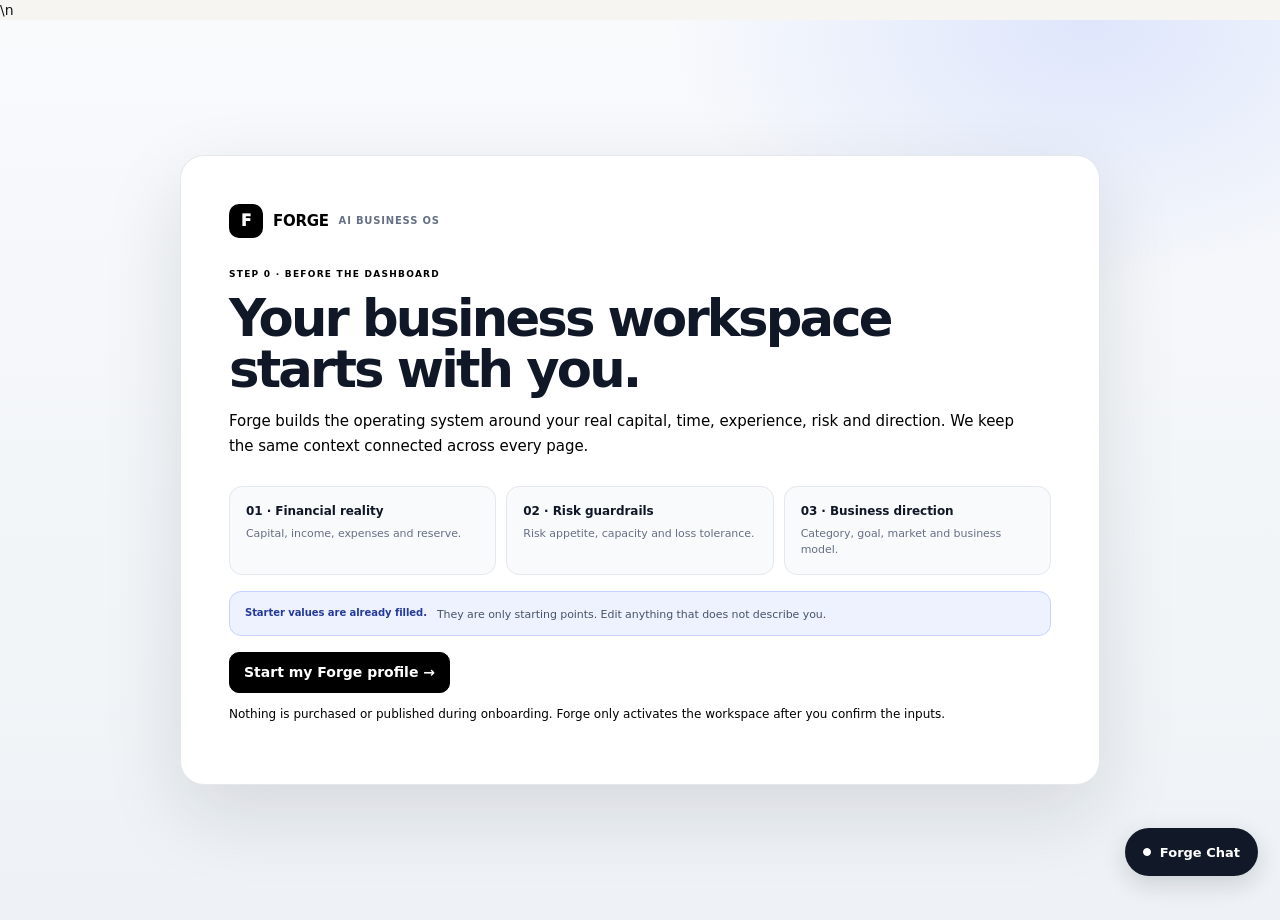
<file: index.html>
<!doctype html>
<html lang="en">
<head>
<meta charset="utf-8">
<meta name="viewport" content="width=device-width,initial-scale=1">
<meta name="theme-color" content="#07111f">
<meta name="description" content="Forge — AI Business OS for entrepreneurs.">
<title>Forge — AI Business OS</title>
<style>
:root{--bg:#06100d;--panel:#0b1713;--panel2:#0f1e19;--line:#1e322a;--text:#f4f8f5;--muted:#8fa49a;--mint:#b9f3d0;--mint2:#69dda0;--amber:#f2ce83;--red:#ff9898;--blue:#9bd3ff}
*{box-sizing:border-box}html{scroll-behavior:smooth}body{margin:0;background:radial-gradient(900px 650px at 78% -8%,#173c2e 0,transparent 58%),radial-gradient(700px 500px at 15% 100%,#0d2920 0,transparent 60%),var(--bg);color:var(--text);font:14px Inter,system-ui,-apple-system,BlinkMacSystemFont,"Segoe UI",sans-serif}button,input,select,textarea{font:inherit}button{cursor:pointer}button:disabled{opacity:.45;cursor:not-allowed}.top{height:70px;border-bottom:1px solid var(--line);display:flex;align-items:center;justify-content:space-between;padding:0 28px;position:sticky;top:0;background:#06100de8;backdrop-filter:blur(20px);z-index:30}.brand{display:flex;align-items:center;gap:11px;font-weight:850;letter-spacing:-.04em}.mark{width:34px;height:34px;border-radius:10px;background:linear-gradient(135deg,var(--mint),#5bcf99);display:grid;place-items:center;color:#082017;font-weight:950}.brand small{font-size:12px;color:#6e837a}.topright,.actions,.row{display:flex;align-items:center;gap:9px;flex-wrap:wrap}.pill,.avatar,.btn{border:1px solid var(--line);background:#0c1915;color:#dbe9e2;border-radius:11px}.pill{padding:8px 12px;font-size:12px}.online{color:var(--mint);border-color:#27523e}.avatar{width:36px;height:36px;border-radius:50%;display:grid;place-items:center;font-weight:800;background:#172a23}.layout{display:flex}.side{width:248px;min-height:calc(100vh - 70px);border-right:1px solid var(--line);padding:18px 12px;position:fixed;top:70px;bottom:0;overflow:auto}.navlabel{font-size:10px;color:#60766c;text-transform:uppercase;letter-spacing:.17em;padding:13px 12px 8px}.nav{width:100%;border:0;background:transparent;color:#8da198;padding:10px 12px;border-radius:10px;display:flex;align-items:center;gap:11px;text-align:left;margin:2px 0}.nav:hover,.nav.active{background:#13231d;color:#f2faf6}.nav.active{box-shadow:inset 2px 0 var(--mint)}.nav .ico{width:18px;text-align:center}.business-mini{margin:10px 4px;padding:13px;border:1px solid var(--line);border-radius:14px;background:#0b1814}.bizicon{width:42px;height:42px;border-radius:12px;background:#173127;display:grid;place-items:center}.progress,.score{height:7px;background:#162821;border-radius:99px;overflow:hidden}.progress i,.score i{display:block;height:100%;background:linear-gradient(90deg,var(--mint),var(--mint2));border-radius:99px}.main{margin-left:248px;width:calc(100% - 248px);max-width:1600px;padding:38px 46px 90px}.hero{display:flex;justify-content:space-between;gap:25px;align-items:flex-end;margin-bottom:30px}.eyebrow{font-size:11px;color:var(--mint2);font-weight:850;text-transform:uppercase;letter-spacing:.18em}.h1{font-size:clamp(38px,5vw,70px);line-height:.95;letter-spacing:-.07em;margin:11px 0 15px}.sub{font-size:16px;line-height:1.65;color:var(--muted);max-width:800px}.btn{padding:11px 15px;font-weight:750;transition:.18s}.btn:hover{transform:translateY(-1px);filter:brightness(1.07)}.primary{background:var(--mint);color:#061a12;border-color:var(--mint)}.grid{display:grid;grid-template-columns:repeat(12,1fr);gap:15px}.span3{grid-column:span 3}.span4{grid-column:span 4}.span5{grid-column:span 5}.span6{grid-column:span 6}.span7{grid-column:span 7}.span8{grid-column:span 8}.span12{grid-column:span 12}.card{background:linear-gradient(145deg,#0d1a16,#09140f);border:1px solid var(--line);border-radius:17px;padding:20px;box-shadow:0 12px 45px #0002}.stat{font-size:30px;font-weight:850;letter-spacing:-.05em;margin:9px 0}.label{font-size:10px;color:#71877d;text-transform:uppercase;letter-spacing:.12em}.up{font-size:12px;color:var(--mint2)}.muted,.small{color:var(--muted)}.small{font-size:12px;line-height:1.55}.section{display:flex;justify-content:space-between;align-items:end;margin:38px 0 16px}.section h2{margin:0;font-size:21px;letter-spacing:-.035em}.section p{margin:5px 0 0;color:var(--muted);font-size:12px}.steps{display:grid;grid-template-columns:repeat(4,1fr);gap:9px}.step{padding:14px;border:1px solid var(--line);background:#0d1a16;border-radius:12px}.step b{display:block;margin-bottom:6px}.step span{font-size:11px;color:var(--muted);line-height:1.45}.status,.tag{display:inline-flex;padding:5px 8px;border-radius:99px;background:#173329;color:#9deabd;font-size:10px;font-weight:850;text-transform:uppercase}.status.amber{background:#302817;color:var(--amber)}.status.red{background:#321b1b;color:var(--red)}.metric{display:flex;gap:24px;margin-top:15px;flex-wrap:wrap}.metric b{font-size:17px}.product-photo{height:145px;border-radius:13px;background:radial-gradient(circle at 45% 35%,#3a5b4e,#152820 55%,#0c1713);display:grid;place-items:center;font-size:57px;margin-bottom:15px}.product h3{margin:6px 0 4px;font-size:16px}.price{font-size:23px;font-weight:850;margin-top:8px}.input{width:100%;background:#07110e;color:#fff;border:1px solid var(--line);border-radius:11px;padding:12px 13px;outline:0}.input:focus{border-color:#4e9c76}.field{margin-bottom:13px}.field label{display:block;font-size:10px;color:#789087;text-transform:uppercase;letter-spacing:.1em;margin:0 0 6px}.filterbar{display:grid;grid-template-columns:repeat(4,1fr);gap:10px}.table{width:100%;border-collapse:collapse;font-size:12px}.table th,.table td{padding:13px 9px;border-bottom:1px solid var(--line);text-align:left}.table th{font-size:9px;color:#698077;text-transform:uppercase;letter-spacing:.14em}.kpi{display:flex;justify-content:space-between;gap:12px;align-items:center;padding:13px 0;border-bottom:1px solid var(--line)}.kpi:last-child{border:0}.choice{padding:12px;border:1px solid var(--line);border-radius:11px;background:#0a1713;color:#b9c9c1;text-align:left}.choice.selected{border-color:#58a97e;background:#10261d;color:#e9fff1}.hero-banner{padding:25px;border-radius:18px;background:linear-gradient(115deg,#123027,#0b1814);border:1px solid #24463a}.modal{position:fixed;inset:0;background:#000b;display:none;place-items:center;padding:20px;z-index:80}.modal.open{display:grid}.modalbox{width:min(820px,100%);max-height:92vh;overflow:auto;background:#0a1612;border:1px solid #294238;border-radius:21px;padding:25px}.toast{position:fixed;right:22px;bottom:22px;background:#d9ffe8;color:#061a12;padding:13px 16px;border-radius:12px;font-weight:800;display:none;z-index:100}.chat{display:flex;flex-direction:column;gap:12px;max-height:520px;overflow:auto}.bubble{max-width:80%;padding:14px 16px;border:1px solid var(--line);background:#13221d;border-radius:16px;line-height:1.55}.bubble.me{align-self:flex-end;background:var(--mint);color:#061a12;border-color:var(--mint)}.composer{display:flex;gap:8px;margin-top:14px}.asset{padding:17px;border-radius:13px;background:#101f19;border:1px solid var(--line);min-height:105px}.chart{height:220px;display:flex;align-items:end;gap:8px;padding:15px 0}.bar{flex:1;border-radius:6px 6px 2px 2px;background:linear-gradient(#a7e9c1,#2f6750);min-height:12px}.notice{padding:12px 14px;border:1px solid #355247;background:#10221b;border-radius:12px}.danger{border-color:#593636;background:#211313}.calc{font-variant-numeric:tabular-nums}@media(max-width:1000px){.side{display:none}.main{margin:0;width:100%;padding:28px 18px}.span3,.span4,.span5,.span6,.span7,.span8{grid-column:span 12}.filterbar{grid-template-columns:1fr 1fr}.hero{display:block}.hero .actions{margin-top:18px}.steps{grid-template-columns:1fr 1fr}}@media(max-width:560px){.top{padding:0 14px}.brand small,.online{display:none}.filterbar{grid-template-columns:1fr}.steps{grid-template-columns:1fr}.h1{font-size:47px}.main{padding:24px 14px}.card{padding:16px}.table{display:block;overflow:auto;white-space:nowrap}}




.content-copy-pack{margin-top:28px}
.content-copy-section{padding:24px;border:1px solid var(--line);border-radius:18px;background:#08130f}
.content-copy-section h2{margin:6px 0}
.content-copy-grid{display:grid;grid-template-columns:repeat(2,minmax(0,1fr));gap:12px;margin-top:16px}
.content-copy-card{padding:16px;border:1px solid #29483b;border-radius:14px;background:#0a1712}
.content-copy-card>span{font-size:9px;letter-spacing:.12em;text-transform:uppercase;color:#8eeab6;font-weight:900}
.content-copy-card pre{white-space:pre-wrap;font-family:inherit;font-size:12px;line-height:1.6;color:#b9c9c2;margin:10px 0 14px}
.content-pack-head h2{max-width:760px;line-height:1.12}
@media(max-width:600px){.content-copy-grid{grid-template-columns:1fr}.content-pack-head h2{font-size:22px}}

/* FORGE_CONTENT_STUDIO_V3 */
.content-studio-hero{display:grid;grid-template-columns:minmax(0,1.35fr) minmax(280px,.65fr);gap:18px;align-items:stretch}
.content-studio-hero .card{padding:28px}
.content-studio-product{position:relative;min-height:330px;border-radius:22px;border:1px solid #315747;overflow:hidden;background:radial-gradient(circle at 78% 18%,#1b4433 0,transparent 42%),#08130f;display:flex;align-items:center;justify-content:center}
.content-studio-product img{width:88%;height:88%;object-fit:contain;filter:drop-shadow(0 28px 25px #0009)}
.content-studio-product .quality-pill{position:absolute;left:14px;top:14px;z-index:2}
.content-studio-product .product-source{position:absolute;bottom:14px;left:14px;right:14px;padding:10px 12px;border:1px solid #315747;background:#07110ddd;backdrop-filter:blur(12px);border-radius:12px;color:#b8cec2;font-size:10px}
.content-command-v3{margin-top:18px;padding:20px;border:1px solid #315747;background:linear-gradient(135deg,#10271e,#09150f)}
.content-command-v3 h2{margin:5px 0 6px;font-size:25px}
.content-command-v3 p{margin:0;color:#91aaa0;font-size:12px;line-height:1.55}
.content-quality{display:grid;grid-template-columns:repeat(4,1fr);gap:9px;margin-top:16px}
.content-quality>div{padding:13px;border:1px solid var(--line);border-radius:12px;background:#091510}
.content-quality b{display:block;font-size:14px;margin-top:5px}
.content-quality span{font-size:9px;color:#71877d;text-transform:uppercase;letter-spacing:.08em}
.content-pack-head{display:flex;justify-content:space-between;gap:15px;align-items:end;margin-top:34px}
.content-pack-head h2{margin:4px 0;font-size:25px}
.content-pack-head p{margin:0;color:#789087;font-size:11px}
.content-studio-grid{display:grid;grid-template-columns:repeat(3,minmax(0,1fr));gap:14px;margin-top:15px}
.content-studio-card{overflow:hidden;padding:0!important;display:flex;flex-direction:column}
.content-studio-preview{position:relative;background:#080f0c;min-height:270px;display:grid;place-items:center;overflow:hidden;border-bottom:1px solid var(--line)}
.content-studio-preview img{width:100%;height:100%;object-fit:cover}
.content-studio-preview .asset-live-tag{position:absolute;top:11px;left:11px;padding:6px 9px;border-radius:999px;background:#07120eeb;border:1px solid #315747;color:#b9f3d0;font-size:8px;font-weight:900;letter-spacing:.08em}
.content-studio-body{padding:17px}
.content-studio-body h3{margin:5px 0 6px;font-size:16px}
.content-studio-body p{margin:0;color:#8ea69c;font-size:11px;line-height:1.5;min-height:34px}
.content-studio-actions{display:grid;grid-template-columns:1fr 1fr;gap:8px;margin-top:14px}
.content-studio-actions .btn{width:100%}
.content-empty-quality{padding:22px;border:1px dashed #3b5c4d;border-radius:15px;background:#091510}
.content-no-product{padding:30px;text-align:center}
.content-no-product h2{margin:6px 0}
.content-no-product p{max-width:650px;margin:0 auto;color:#8fa69d;line-height:1.6}
.content-rule{margin-top:15px;padding:13px 15px;border-radius:12px;background:#0a1712;border:1px solid #29483b;color:#91aaa0;font-size:10px;line-height:1.55}
@media(max-width:900px){.content-studio-hero{grid-template-columns:1fr}.content-studio-grid{grid-template-columns:1fr 1fr}.content-quality{grid-template-columns:1fr 1fr}}
@media(max-width:560px){.content-studio-grid{grid-template-columns:1fr}.content-quality{grid-template-columns:1fr}.content-pack-head{display:block}.content-studio-product{min-height:280px}}


/* FORGE AI MARKETING CONNECTION */
.marketing-hero{border-color:rgba(255,158,120,.22)}
.meta-connect-card{margin-top:18px;padding:28px;background:linear-gradient(135deg,#101d17,#08120e);border-color:rgba(255,158,120,.25)}
.meta-connect-card h2{margin:7px 0 5px;font-size:28px}
.meta-url-row{display:flex;gap:10px;margin-top:12px}
.meta-url-row input{flex:1;min-width:0;border:1px solid #294238;border-radius:12px;background:#07110d;color:var(--text);padding:14px 15px;outline:none}
.meta-url-row input:focus{border-color:rgba(255,158,120,.65);box-shadow:0 0 0 3px rgba(255,158,120,.08)}
.meta-page-found{display:flex;align-items:center;gap:12px;flex-wrap:wrap;margin-top:15px;padding:13px;border:1px solid #294238;border-radius:12px;background:#09150f}
.meta-page-found b{flex:1;min-width:220px;font-size:12px;overflow:hidden;text-overflow:ellipsis}
.meta-steps{display:grid;gap:10px}
.meta-step{display:flex;align-items:center;gap:15px;padding:18px;border:1px solid var(--line);border-radius:15px;background:#09150f;opacity:.5}
.meta-step.active{opacity:1;border-color:rgba(255,158,120,.3);box-shadow:0 0 0 1px rgba(255,158,120,.04)}
.meta-step.done{opacity:1;border-color:#2d5a45}
.meta-step-icon{width:34px;height:34px;border-radius:50%;display:grid;place-items:center;border:1px solid #294238;color:var(--muted);font-weight:900}
.meta-step.done .meta-step-icon{background:#69dda0;color:#06100d;border-color:#69dda0}
.meta-step.active .meta-step-icon{color:#ffb08f;border-color:#a45d45}
.meta-step-body{display:flex;flex-direction:column;gap:4px}
.meta-step-body b{font-size:14px}
.meta-step-body span{font-size:12px;color:var(--muted);line-height:1.45}
@media(max-width:650px){.meta-url-row{flex-direction:column}.meta-url-row .btn{width:100%}.meta-connect-card{padding:20px}}

/* FORGE BUSINESS PLAN */
.plan-identity{display:flex;justify-content:space-between;gap:25px;align-items:center;background:linear-gradient(135deg,#10281f,#09150f);border-color:#315747}.plan-identity h2{font-size:34px;margin:8px 0}.plan-lead{font-size:18px;line-height:1.55;max-width:850px;color:#dcebe4}.plan-meta{display:flex;gap:16px;flex-wrap:wrap;color:#7f988c;font-size:10px;letter-spacing:.09em}.plan-start{min-width:150px;text-align:center;padding:20px;border:1px solid #315747;border-radius:15px;background:#091712}.plan-start span,.plan-start small{display:block;color:#7f988c;font-size:10px;text-transform:uppercase;letter-spacing:.1em}.plan-start b{display:block;font-size:38px;letter-spacing:-.05em;margin:3px 0}.plan-document{margin-top:20px;padding:8px 26px}.plan-section{display:grid;grid-template-columns:64px 1fr;gap:18px;padding:30px 0;border-bottom:1px solid var(--line)}.plan-section:last-child{border-bottom:0}.plan-number{font-size:24px;font-weight:900;color:var(--mint2);padding-top:3px}.plan-section h2{margin:0 0 10px;font-size:23px}.plan-highlight{padding:18px;border:1px solid #28493b;border-radius:14px;background:#0b1a15}.plan-highlight b{font-size:10px;letter-spacing:.12em;color:var(--mint2)}.plan-highlight p{margin:5px 0 16px;font-size:15px;line-height:1.55}.plan-highlight p:last-child{margin-bottom:0}.plan-finance{display:grid;grid-template-columns:repeat(3,1fr);gap:9px;margin-top:12px}.plan-finance>div,.plan-risk>div,.plan-roadmap>div,.plan-two-col>div{padding:14px;border:1px solid var(--line);border-radius:12px;background:#091611}.plan-finance span{display:block;color:#71877d;font-size:9px;text-transform:uppercase;letter-spacing:.1em}.plan-finance b{display:block;font-size:18px;margin-top:4px}.plan-two-col{display:grid;grid-template-columns:1fr 1fr;gap:12px}.plan-bullet{margin-top:9px;color:#b9cbc2;font-size:12px;line-height:1.5}.plan-quote{font-size:20px;line-height:1.5;font-weight:650;color:#e6f3ed;padding:18px;border-left:3px solid var(--mint2);background:#0a1914;border-radius:0 12px 12px 0}.plan-roadmap{display:grid;grid-template-columns:repeat(3,1fr);gap:10px}.plan-risk{display:grid;grid-template-columns:repeat(4,1fr);gap:10px}.plan-roadmap b,.plan-risk b,.plan-two-col b{font-size:11px;letter-spacing:.08em;color:var(--mint2)}
@media(max-width:800px){.plan-identity{display:block}.plan-start{margin-top:16px}.plan-document{padding:4px 14px}.plan-section{grid-template-columns:1fr;gap:5px}.plan-finance,.plan-two-col,.plan-roadmap,.plan-risk{grid-template-columns:1fr}.plan-number{font-size:12px}}

/* FORGE BUSINESS PLAN WORLD CLASS V2 */
.plan-cover{display:grid;grid-template-columns:minmax(0,1fr) 280px;gap:22px;padding:30px;border:1px solid #315747;border-radius:22px;background:radial-gradient(circle at 90% 15%,#183d2d 0,#0b1914 42%,#07110d 100%);overflow:hidden;position:relative}
.plan-cover:before{content:"";position:absolute;inset:auto -100px -140px auto;width:340px;height:340px;border:1px solid #2c5c49;border-radius:50%;opacity:.35}
.plan-cover-copy{position:relative;z-index:1}.plan-kicker{margin-top:10px;color:#86a99a;font-size:10px;letter-spacing:.16em;font-weight:800}.plan-cover .h1{font-size:64px;line-height:.94;margin:10px 0 12px;letter-spacing:-.055em}.plan-cover-title{font-size:25px;line-height:1.3;max-width:780px;color:#e8f7ef;margin:0 0 10px}.plan-cover-meta{display:flex;flex-wrap:wrap;gap:8px;margin-top:20px}.plan-cover-meta span{padding:8px 10px;border:1px solid #315747;border-radius:999px;color:#a7c0b4;font-size:9px;letter-spacing:.09em;background:#091812}.plan-cover-product{align-self:center;justify-self:end;width:250px;height:250px;border-radius:20px;border:1px solid #315747;background:#07110d;display:flex;align-items:center;justify-content:center;position:relative;overflow:hidden}.plan-cover-product img{width:100%;height:100%;object-fit:contain;padding:18px}.plan-cover-product span{position:absolute;left:12px;bottom:12px;padding:7px 9px;border-radius:8px;background:#b9f3d0;color:#061a12;font-size:8px;font-weight:900;letter-spacing:.1em}
.plan-actions{display:flex;justify-content:space-between;gap:20px;align-items:center;margin-top:16px}.plan-actions .actions{display:flex;gap:8px}.plan-executive{margin-top:16px}.plan-metrics{display:grid;grid-template-columns:repeat(4,1fr);gap:8px;margin-top:18px}.plan-metrics-wide{grid-template-columns:repeat(6,1fr)}.plan-metrics>div{padding:14px;border:1px solid #29483b;border-radius:12px;background:#08140f}.plan-metrics span{display:block;color:#718b80;font-size:8px;text-transform:uppercase;letter-spacing:.11em}.plan-metrics b{display:block;font-size:19px;margin-top:5px;color:#e8f7ef}.plan-metrics small{display:block;color:#71877d;font-size:9px;margin-top:4px}.plan-status-ready{display:inline-block;margin:10px 0 7px;padding:8px 10px;border-radius:999px;background:#123426;color:#b9f3d0;font-size:10px;font-weight:900;letter-spacing:.08em}.plan-checklist{display:grid;gap:7px;margin-top:10px;color:#a9c0b6;font-size:11px}.plan-command{margin-top:16px;display:grid;grid-template-columns:1fr 1.2fr;gap:24px;align-items:center;background:linear-gradient(135deg,#10281f,#0a1712);border-color:#315747}.plan-command h2{margin:6px 0 5px;font-size:28px}.plan-command p{margin:0;color:#9eb8ab}.plan-command-quote{font-size:18px;line-height:1.5;color:#e6f3ed;padding:18px 20px;border-left:3px solid var(--mint2);background:#08140f;border-radius:0 12px 12px 0}.plan-decision-grid{display:grid;grid-template-columns:repeat(3,1fr);gap:10px}.plan-decision{padding:17px;border:1px solid var(--line);border-radius:13px;background:#091611}.plan-decision span{display:block;color:var(--mint2);font-size:9px;letter-spacing:.1em;font-weight:900}.plan-decision b{display:block;margin-top:7px;font-size:15px}.plan-decision p{font-size:11px;color:#94aaa0;line-height:1.5;margin:7px 0 0}.plan-final{margin-top:16px;display:flex;justify-content:space-between;gap:20px;align-items:center;background:#0d2119;border-color:#315747}.plan-final h2{margin:5px 0}.plan-final .actions{display:flex;gap:8px}
@media(max-width:900px){.plan-cover{grid-template-columns:1fr}.plan-cover-product{justify-self:start;width:210px;height:210px}.plan-cover .h1{font-size:52px}.plan-metrics,.plan-metrics-wide{grid-template-columns:1fr 1fr}.plan-command{grid-template-columns:1fr}.plan-decision-grid{grid-template-columns:1fr}.plan-actions,.plan-final{display:block}.plan-actions .actions,.plan-final .actions{margin-top:15px;display:flex;flex-wrap:wrap}}
@media(max-width:560px){.plan-cover{padding:20px}.plan-cover .h1{font-size:42px}.plan-cover-title{font-size:20px}.plan-metrics,.plan-metrics-wide{grid-template-columns:1fr}.plan-actions .actions,.plan-final .actions{flex-direction:column}.plan-actions .btn,.plan-final .btn{width:100%}}

/* Forge product-intelligence UI */
.locked{background:#08130f;color:#eaf7f0;border-color:#274239;cursor:not-allowed;opacity:1!important}
.lock-note{display:inline-flex;align-items:center;gap:6px;margin-top:6px;color:#6f897d;font-size:10px;text-transform:uppercase;letter-spacing:.08em}
.locked-grid{display:grid;grid-template-columns:1fr 1fr;gap:10px}
.locked-item{padding:13px;border:1px solid var(--line);border-radius:12px;background:#091510}
.locked-item .v{font-size:19px;font-weight:850;margin-top:5px}
.corner-tab{position:fixed;right:0;top:42%;z-index:60;border:1px solid #315546;border-right:0;background:#b9f3d0;color:#061a12;border-radius:13px 0 0 13px;padding:12px 10px;font-weight:900;writing-mode:vertical-rl;letter-spacing:.08em;box-shadow:0 12px 35px #0006}
.corner-panel{position:fixed;right:0;top:70px;bottom:0;width:min(340px,88vw);background:#08130fef;border-left:1px solid #29483b;backdrop-filter:blur(22px);z-index:59;transform:translateX(102%);transition:.22s ease;overflow:auto;padding:18px;box-shadow:-20px 0 60px #0005}
.corner-panel.open{transform:translateX(0)}
.corner-panel h3{margin:5px 0 4px}
.corner-panel .nav{background:#0c1a15}
.corner-panel .nav.active{background:#132a20}
.source-note{font-size:10px;color:#6f877d;margin-top:12px;line-height:1.5}
@media(max-width:560px){.corner-tab{top:auto;bottom:22%}.corner-panel{top:64px;width:92vw}.locked-grid{grid-template-columns:1fr}}
/* FORGE_BRAND_NAMING_POLISH */
.brand-name-list{display:grid;gap:8px;margin-top:12px}.qty-stock-warning{color:#f1c66a!important}.btn:disabled{opacity:.45;cursor:not-allowed;filter:saturate(.5)}.qty-warning{border:1px solid rgba(241,198,106,.3);background:rgba(241,198,106,.06);color:#d9c78e;padding:13px 14px;border-radius:12px;margin:12px 0;line-height:1.5}
.brand-name-option{width:100%;display:flex;align-items:center;justify-content:space-between;gap:12px;text-align:left;padding:13px 14px;border:1px solid rgba(169,238,204,.12);border-radius:12px;background:#091712;color:#e7f3ed}
.brand-name-option:hover{border-color:#58b98d;background:#0d2119}
.brand-name-option.selected{border-color:#69dda0;background:#10281e;box-shadow:inset 0 0 0 1px rgba(105,221,160,.2)}
.brand-name-option small{color:#84a397;font-weight:700;white-space:nowrap}
.brand-name-option.selected small{color:#b9f3d0}
.brand-manual{margin-top:12px;padding:14px;border:1px dashed rgba(169,238,204,.2);border-radius:13px;background:#08140f}
.brand-manual-grid{display:grid;grid-template-columns:1fr auto;gap:8px}
.brand-refresh-note{margin-top:9px;color:#78958a;font-size:10px;line-height:1.5}
.brand-domain-grid{display:grid;grid-template-columns:1fr 1fr;gap:8px}
.brand-suggestion-count{color:#79cfa6;font-size:10px;font-weight:800;text-transform:uppercase;letter-spacing:.08em}
@media(max-width:1100px){.cj-results{grid-template-columns:repeat(2,minmax(0,1fr))}}@media(max-width:650px){.cj-results{grid-template-columns:1fr}.brand-manual-grid,.brand-domain-grid{grid-template-columns:1fr}.brand-name-option{align-items:flex-start;flex-direction:column}.brand-name-option small{white-space:normal}}

.onboarding{min-height:100vh;display:grid;place-items:center;padding:24px;background:radial-gradient(900px 650px at 70% 0,#173c2e 0,transparent 60%),var(--bg)}.onboarding.wizard-underlay-hidden{visibility:hidden;pointer-events:none}
.onboarding-card{width:min(1100px,100%);padding:clamp(24px,5vw,56px);border:1px solid #29483b;border-radius:28px;background:#09150fef;box-shadow:0 30px 100px #0008}
.locked-profile{margin-top:16px;padding:15px;border:1px solid #29483b;border-radius:15px;background:#091510}


/* FORGE_CJ_LIVE_SOURCING */
.cj-live{margin-top:22px;padding:22px;border:1px solid #29483b;border-radius:22px;background:linear-gradient(180deg,#0a1913,#08120e);box-shadow:0 20px 60px #0004}
.cj-head{display:flex;align-items:flex-end;justify-content:space-between;gap:18px}.cj-head h2{margin:6px 0}.cj-live-note{max-width:420px;text-align:right}
.cj-search{display:grid;grid-template-columns:minmax(0,1fr) 150px 88px;gap:9px;margin-top:16px}.cj-search .input{min-width:0}
.cj-results{display:grid;grid-template-columns:repeat(4,minmax(0,1fr));gap:16px;margin-top:16px}.cj-more{display:flex;justify-content:center;margin-top:18px}.cj-more .btn{min-width:220px}
.cj-card{border:1px solid #254638;border-radius:18px;overflow:hidden;background:#0b1914;display:flex;flex-direction:column;min-width:0;transition:.18s ease}.cj-card:hover{transform:translateY(-2px);border-color:#55b98d;box-shadow:0 18px 45px #0005}
.cj-image-wrap{height:210px;background:#10231b;position:relative;display:grid;place-items:center}.cj-card img{width:100%;height:100%;object-fit:contain}.cj-live-badge{position:absolute;top:10px;left:10px;background:#b7f2d1;color:#07150f;border-radius:999px;padding:5px 8px;font-size:10px;font-weight:900;letter-spacing:.08em}.cj-card-body{padding:15px;display:flex;flex-direction:column;flex:1}.cj-card-body h3{margin:8px 0 5px;font-size:15px;line-height:1.35}.cj-meta{display:flex;flex-wrap:wrap;gap:6px;margin:8px 0}.cj-chip{font-size:10px;padding:5px 7px;border:1px solid #29483b;border-radius:999px;color:#9eb6aa}.cj-price-row{display:flex;align-items:end;justify-content:space-between;gap:8px;margin-top:5px}.cj-price{font-size:22px;font-weight:900}.cj-bdt{font-size:12px;color:#9eb6aa}.cj-data{display:grid;grid-template-columns:1fr 1fr;gap:8px;margin:12px 0;padding-top:10px;border-top:1px solid #1d362b}.cj-data div{font-size:11px;color:#8ea79b}.cj-data b{display:block;color:#e8f2ed;font-size:12px;margin-top:2px}.cj-footer{margin-top:auto}.cj-empty{padding:25px;border:1px dashed #315546;border-radius:14px;color:var(--muted);text-align:center}.cj-empty b{color:#dcebe4}.cj-loading{display:grid;place-items:center;min-height:180px}
.cj-toolbar{display:flex;align-items:center;justify-content:space-between;gap:10px;margin-top:13px}.cj-count{font-size:12px;color:#7f9a8d}.cj-fresh{font-size:11px;color:#79cfa6}
.cj-detail-grid{display:grid;grid-template-columns:180px 1fr;gap:18px}.cj-detail-img{width:180px;height:180px;border-radius:16px;object-fit:contain;background:#10231b}.cj-detail-price{font-size:30px;font-weight:950;margin:5px 0}.cj-detail-bdt{color:#9eb6aa}.cj-order-note{padding:12px;border:1px solid #29483b;border-radius:12px;background:#0b1a14;margin-top:14px;font-size:12px;color:#9eb6aa}
@media(max-width:950px){.cj-results{grid-template-columns:1fr 1fr}.cj-head{align-items:flex-start;flex-direction:column}.cj-live-note{text-align:left}}
@media(max-width:560px){.cj-search{grid-template-columns:1fr}.cj-results{grid-template-columns:1fr}.cj-detail-grid{grid-template-columns:1fr}.cj-detail-img{width:100%;height:230px}.cj-live{padding:15px}}

.cj-live{margin-top:24px}.cj-head{display:flex;justify-content:space-between;gap:24px;align-items:flex-start}.cj-live-note{text-align:right;min-width:220px}.cj-toolbar{display:flex;justify-content:space-between;gap:12px;margin:18px 0 12px}.cj-count{font-size:13px;color:#9bb9ab}.cj-results{display:grid;grid-template-columns:repeat(3,minmax(0,1fr));gap:16px}.cj-card{overflow:hidden;border:1px solid rgba(156,235,198,.16);border-radius:18px;background:#071912;box-shadow:0 10px 30px rgba(0,0,0,.16)}.cj-image-wrap{height:250px;background:#f6f6f3;position:relative;display:flex;align-items:center;justify-content:center}.cj-image-wrap img{width:100%;height:100%;object-fit:contain}.cj-live-badge{position:absolute;z-index:2;left:12px;top:12px;padding:6px 9px;border-radius:999px;background:#b4f3d0;color:#062116;font-size:10px;font-weight:800;letter-spacing:.08em}.cj-card-body{padding:16px}.cj-card-body h3{min-height:46px;margin:7px 0 10px;font-size:17px;line-height:1.25}.cj-meta{display:flex;gap:7px;flex-wrap:wrap}.cj-chip{font-size:10px;padding:5px 8px;border-radius:999px;border:1px solid rgba(156,235,198,.18);color:#9bb9ab}.cj-price-row{display:flex;justify-content:space-between;align-items:end;border-top:1px solid rgba(156,235,198,.12);margin-top:13px;padding-top:13px}.cj-price{font-size:22px;font-weight:800}.cj-bdt{font-size:11px;color:#8fa99d;margin-top:3px}.cj-data{display:grid;grid-template-columns:1fr 1fr;gap:8px;margin-top:13px}.cj-data>div{padding:9px;border-radius:10px;background:rgba(255,255,255,.025);font-size:11px;color:#8fa99d}.cj-data b{display:block;color:#eaf7f0;font-size:13px;margin-top:3px}.cj-data .small{font-size:9px}.cj-footer{margin-top:14px}@media(max-width:1000px){.cj-results{grid-template-columns:1fr 1fr}.cj-head{display:block}.cj-live-note{text-align:left;margin-top:12px}}@media(max-width:680px){.cj-results{grid-template-columns:1fr}.cj-image-wrap{height:220px}}

@import url('https://fonts.googleapis.com/css2?family=DM+Sans:wght@400;500;600;700&family=Manrope:wght@500;600;700;800&display=swap');
:root{--font-body:"DM Sans",Inter,system-ui,-apple-system,BlinkMacSystemFont,"Segoe UI",sans-serif;--font-display:"Manrope","DM Sans",Inter,system-ui,sans-serif}
body{font-family:var(--font-body);font-size:14px;line-height:1.55;letter-spacing:-.004em}
h1,h2,h3,h4,.h1,.stat,.v,.brand{font-family:var(--font-display);letter-spacing:-.035em}
h1,.h1{font-weight:700;line-height:1.02}
h2{font-weight:700;line-height:1.15}
h3{font-weight:700;line-height:1.3}
.sub,.small,p{line-height:1.62}
.label,.eyebrow,.tag,.navlabel{font-family:var(--font-body);font-weight:700;letter-spacing:.13em}
.card{border-radius:16px}
.hero{padding:38px 0 30px}
.hero .h1{max-width:980px}
.hero .sub{max-width:820px;font-size:15px}
.btn{font-weight:700}
.kpi b,.stat,.v{font-variant-numeric:tabular-nums}
.locked-item .v{font-size:22px}
.notice{border-radius:14px}
@media(max-width:800px){.hero{padding:26px 0 22px}.hero .h1{font-size:42px!important}.hero .sub{font-size:14px}}
.order-hero{padding-bottom:26px}.order-command{display:flex;align-items:center;justify-content:space-between;gap:28px;padding:22px;margin-bottom:18px;background:linear-gradient(120deg,rgba(24,53,43,.72),rgba(7,24,18,.7));border:1px solid rgba(169,238,204,.13)}
.order-command>div:first-child{max-width:650px}.order-flow{display:flex;align-items:center;gap:9px;white-space:nowrap;font-size:11px;font-weight:700;color:#8da99c}.order-flow span{padding:8px 10px;border:1px solid rgba(169,238,204,.12);border-radius:999px}.order-flow .is-active{color:#06140e;background:#b7f4d3;border-color:#b7f4d3}.order-flow i{font-style:normal;color:#527064}
.order-metrics{display:grid;grid-template-columns:repeat(5,minmax(0,1fr));gap:12px}.order-metrics .card{min-height:118px}.order-metrics .action-metric{border-color:rgba(255,196,96,.26)}
.order-section-head{margin-bottom:10px}.order-tabs{display:flex;gap:8px;flex-wrap:wrap;margin:0 0 12px}.order-tabs button{appearance:none;border:1px solid rgba(169,238,204,.13);background:rgba(7,24,18,.5);color:#a9c0b4;padding:10px 13px;border-radius:10px;font:600 12px "DM Sans",sans-serif;cursor:pointer}.order-tabs button:hover{border-color:rgba(169,238,204,.28);color:#eaf7f0}.order-tabs button.active{background:#b7f4d3;color:#06140e;border-color:#b7f4d3}.order-tabs b{margin-left:5px}
.order-table-card{padding:8px 18px}.order-table th{white-space:nowrap}.order-table td{vertical-align:middle}.order-product{display:flex;align-items:center;gap:11px;min-width:300px}.order-product img{width:54px;height:54px;border-radius:11px;object-fit:contain;background:#10231b;border:1px solid rgba(169,238,204,.08)}.order-stage-note{margin-top:4px}.payment-dot{display:inline-flex;align-items:center;gap:6px;font-size:11px;font-weight:700;color:#f0c77b}.payment-dot:before{content:"";width:7px;height:7px;border-radius:50%;background:#f0c77b}.payment-dot.is-paid{color:#8ce8b8}.payment-dot.is-paid:before{background:#8ce8b8}.order-policy{margin-top:14px}
.order-qty-cell{min-width:180px}
.order-qty-cell .qty-stepper{display:flex;align-items:center;gap:5px}
.order-qty-cell .qty-stepper button{width:30px;height:30px;padding:0;border:1px solid rgba(169,238,204,.15);background:#0b1914;color:#dcebe4;border-radius:8px;font-weight:800}
.order-qty-cell .qty-stepper button:hover{border-color:#58b98d;background:#10261d}
.order-qty-cell .qty-stepper input{width:72px;height:30px;text-align:center;background:#07110e;color:#f4f8f5;border:1px solid rgba(169,238,204,.2);border-radius:8px;font-weight:800;outline:0}
.order-qty-cell .qty-stepper input:focus{border-color:#69dda0}
.order-qty-meta{display:flex;gap:5px;flex-wrap:wrap;margin-top:6px}
.order-qty-meta span{font-size:9px;padding:4px 6px;border-radius:999px;border:1px solid rgba(169,238,204,.1);color:#829d90}
.order-qty-meta .planned{color:#b9f3d0;border-color:rgba(105,221,160,.25);background:#10261d}
.order-actions{display:flex;align-items:center;gap:6px;justify-content:flex-end;flex-wrap:wrap}
.delete-order-btn{color:#ffaaaa!important;border-color:rgba(255,152,152,.22)!important;background:#1b1111!important}
.delete-order-btn:hover{border-color:rgba(255,152,152,.5)!important;background:#281616!important}
.qty-planning-note{margin-top:12px;padding:12px 14px;border:1px solid rgba(169,238,204,.12);border-radius:12px;background:#0b1914}
.qty-planning-note strong{color:#eaf7f0}
@media(max-width:900px){.order-qty-cell{min-width:150px}.order-qty-cell .qty-stepper input{width:62px}}
.order-modal-grid{display:grid;grid-template-columns:220px 1fr;gap:22px}.order-modal-grid .cj-detail-img{width:220px;height:220px}.order-detail-data{margin-top:16px}.order-timeline{display:grid;grid-template-columns:repeat(4,1fr);gap:8px;margin-top:20px}.order-timeline>div{padding:12px;border:1px solid rgba(169,238,204,.1);border-radius:12px;background:rgba(7,24,18,.45)}.order-timeline>div.done{border-color:rgba(169,238,204,.28)}.order-timeline>div.current{border-color:rgba(255,196,96,.35)}.order-timeline b{display:block;font-size:11px;color:#89a69a}.order-timeline span{display:block;font-weight:700;margin-top:3px}.order-timeline small{display:block;color:#86a094;margin-top:3px}
@media(max-width:1100px){.order-command{display:block}.order-flow{margin-top:16px;overflow:auto;padding-bottom:4px}.order-metrics{grid-template-columns:repeat(3,minmax(0,1fr))}}
@media(max-width:700px){.order-metrics{grid-template-columns:repeat(2,minmax(0,1fr))}.order-modal-grid{grid-template-columns:1fr}.order-modal-grid .cj-detail-img{width:100%;height:220px}.order-timeline{grid-template-columns:repeat(2,1fr)}}
.domain-handoff-success{display:flex;align-items:center;gap:12px;flex-wrap:wrap;margin:12px 0}.domain-handoff-success span{flex:1;color:var(--muted);font-size:12px}.domain-price-source{margin:-8px 0 12px;color:var(--mint2)}

/* FORGE INTERFACE POLISH V3 — spacious, premium, customer-facing */
:root{
  --bg:#07110e;--panel:#0b1813;--panel-hi:#10211a;--line:#1b352a;
  --mint:#b8f4d0;--mint2:#6ee2a4;--muted:#8da79b;--soft:#c9dbd2;
}
body{
  background:
    radial-gradient(900px 500px at 76% -10%,rgba(39,104,78,.28),transparent 62%),
    radial-gradient(700px 520px at 18% 100%,rgba(20,72,53,.20),transparent 65%),
    var(--bg);
  color:#f5faf7;
}
.top{
  height:64px;padding:0 24px;background:rgba(6,16,13,.82);
  border-bottom:1px solid rgba(147,220,185,.11);backdrop-filter:blur(24px);
}
.brand{font-size:15px}.mark{width:32px;height:32px;border-radius:9px}
.topright{gap:8px}.pill{padding:7px 11px;border-radius:999px;background:rgba(15,32,25,.78)}
.side{
  width:224px;top:64px;min-height:calc(100vh - 64px);padding:16px 10px;
  background:rgba(5,14,11,.58);border-right:1px solid rgba(147,220,185,.09);
}
.nav{padding:10px 11px;border-radius:10px;font-size:13px}.nav.active{
  background:linear-gradient(90deg,#10291f,#0c1d17);box-shadow:inset 2px 0 var(--mint2)
}
.main{
  margin-left:224px;width:calc(100% - 224px);max-width:none;
  padding:28px clamp(24px,3.4vw,56px) 80px;
}
.hero{padding:22px 0 28px;margin-bottom:4px}.hero .h1{
  font-size:clamp(42px,4.2vw,64px);letter-spacing:-.055em;max-width:900px
}
.sub{font-size:15px;color:#91aaa0}.card{
  background:linear-gradient(145deg,rgba(15,31,24,.94),rgba(8,20,15,.94));
  border:1px solid rgba(150,220,188,.12);border-radius:18px;
  box-shadow:0 16px 55px rgba(0,0,0,.18);padding:20px
}
.card:hover{border-color:rgba(150,220,188,.18)}
.section{margin:34px 0 14px}.section h2{font-size:22px}
.btn{border-radius:12px;padding:10px 14px}.primary{
  box-shadow:0 8px 24px rgba(105,221,160,.12)
}
.store-build-banner{
  grid-template-columns:minmax(0,1fr) 220px;gap:22px;padding:24px;
  background:linear-gradient(135deg,rgba(18,51,39,.78),rgba(8,22,16,.92));
  border-color:rgba(150,220,188,.17);border-radius:20px
}
.store-build-banner h2{font-size:28px;margin:6px 0 7px}
.store-build-meter{padding:15px;border:1px solid rgba(150,220,188,.12);border-radius:14px;background:rgba(4,14,10,.35)}
.store-build-meter b{font-size:22px}
.store-build-grid{grid-template-columns:minmax(0,1.35fr) minmax(300px,.65fr);gap:16px}
.store-build-details{gap:9px}.store-build-details>div{
  padding:13px;background:rgba(6,18,13,.55);border-color:rgba(150,220,188,.10)
}
.store-selected-product{background:rgba(8,22,16,.72);border-color:rgba(150,220,188,.12)}
.store-checklist{grid-template-columns:repeat(2,minmax(0,1fr));gap:14px}
.store-check{
  min-height:132px;grid-template-columns:42px 1fr auto;gap:14px;padding:18px;
  background:linear-gradient(145deg,#0d1c16,#09150f)
}
.store-check-number{
  width:38px;height:38px;border-radius:12px;
  background:linear-gradient(145deg,#14372a,#0e241b);color:#a7f0c6;
  border:1px solid rgba(110,226,164,.14)
}
.store-check b{font-size:14px}.store-check p{font-size:12px;color:#8fa99e;line-height:1.55}
.store-check .status{margin-top:1px}
.store-automation{padding:20px;background:linear-gradient(135deg,#10271e,#091611)}
.store-platform-note{font-size:12px}
.domain-launch-selector{margin-top:14px}
.notice{background:rgba(16,36,28,.68);border-color:rgba(150,220,188,.13)}
.invoice-row{padding:13px 0!important}
.invoice-total{padding-top:16px!important;font-size:16px}
@media(max-width:1100px){
  .store-build-grid{grid-template-columns:1fr}
  .store-checklist{grid-template-columns:1fr 1fr}
}
@media(max-width:800px){
  .side{display:none}.main{margin:0;width:100%;padding:20px 16px 60px}
  .hero{padding-top:16px}.store-checklist{grid-template-columns:1fr}
  .store-build-banner{grid-template-columns:1fr}
}
@media(max-width:560px){
  .top{padding:0 13px}.main{padding:16px 12px 50px}.card{padding:16px}
  .hero .h1{font-size:40px!important}.store-check{min-height:auto}
}
<style id="forge-content-library">
.content-hero{min-height:300px;display:flex;align-items:center;justify-content:space-between;gap:30px}.content-hero-orb{width:180px;height:180px;display:grid;place-items:center;position:relative;flex:0 0 auto}.orb-core{width:78px;height:78px;border-radius:28px;display:grid;place-items:center;background:linear-gradient(145deg,var(--accent),rgba(255,255,255,.85));color:#07110e;font-size:30px;box-shadow:0 20px 60px var(--accent-glow)}.orb-ring{position:absolute;inset:10px;border:1px solid var(--accent-line);border-radius:50%;box-shadow:0 0 60px var(--accent-glow);animation:forgeOrbit 7s linear infinite}.orb-ring:after{content:"";position:absolute;inset:22px;border:1px dashed var(--accent-line);border-radius:50%}@keyframes forgeOrbit{to{transform:rotate(360deg)}}
.content-command{margin:0 0 18px;padding:22px}.command-label{font-size:11px;font-weight:900;letter-spacing:.14em;color:var(--accent);margin-bottom:10px}.command-row{display:flex;gap:12px;align-items:stretch}.command-row textarea{flex:1;min-height:74px;resize:vertical;border:1px solid var(--accent-line);border-radius:16px;background:rgba(255,255,255,.035);color:inherit;padding:15px 17px;font:inherit;outline:none}.command-row textarea:focus{box-shadow:0 0 0 3px var(--accent-soft)}.content-create-btn{min-width:170px}.prompt-chips{display:flex;gap:8px;flex-wrap:wrap;margin-top:12px}.prompt-chip{border:1px solid rgba(150,220,188,.12);background:rgba(255,255,255,.025);color:var(--soft);border-radius:999px;padding:7px 11px;cursor:pointer;font-size:11px}.prompt-chip:hover{border-color:var(--accent-line);color:var(--accent)}
.content-stats{display:grid;grid-template-columns:repeat(4,1fr);gap:10px;margin-bottom:32px}.content-stats>div{padding:16px 18px;border:1px solid rgba(150,220,188,.09);border-radius:16px;background:rgba(255,255,255,.025)}.content-stats b{display:block;font-size:24px;color:var(--accent)}.content-stats span{font-size:11px;color:var(--soft)}
.content-grid{display:grid;grid-template-columns:repeat(2,minmax(0,1fr));gap:14px;margin-bottom:28px}.content-collection{padding:22px;cursor:pointer;position:relative;overflow:hidden}.content-collection:before{content:"";position:absolute;width:140px;height:140px;right:-60px;top:-60px;border-radius:50%;background:var(--accent-glow)}.content-icon{font-size:27px;margin-bottom:12px}.content-meta{font-size:9px;letter-spacing:.12em;text-transform:uppercase;color:var(--accent);font-weight:900}.content-collection h3{font-size:19px;margin:7px 0 5px}.content-collection p{color:var(--soft);font-size:12px;max-width:470px;line-height:1.55}.content-action{margin-top:18px;font-size:11px;font-weight:800;color:var(--accent);display:flex;justify-content:space-between}
.content-bottom-grid{display:grid;grid-template-columns:1.2fr .8fr;gap:14px}.smart-panel,.creative-memory{padding:22px}.opportunity{display:flex;align-items:center;gap:12px;padding:14px 0;border-top:1px solid rgba(150,220,188,.09)}.opportunity>span{font-size:21px;color:var(--accent)}.opportunity div{flex:1}.opportunity small{display:block;color:var(--soft);margin-top:3px}.memory-row{padding:12px 0;border-top:1px solid rgba(150,220,188,.09);font-size:12px}.memory-row span{float:right;color:var(--accent);font-size:10px}
@media(max-width:760px){.content-hero{min-height:0}.content-hero-orb{width:100px;height:100px}.orb-core{width:56px;height:56px}.command-row{flex-direction:column}.content-create-btn{width:100%}.content-stats{grid-template-columns:repeat(2,1fr)}.content-grid,.content-bottom-grid{grid-template-columns:1fr}}
/* FORGE_CONTENT_ENGINE_POLISH */
body[data-page="content"]{background:radial-gradient(900px 650px at 85% -5%,#3b2035 0,transparent 58%),radial-gradient(700px 500px at 10% 100%,#142b38 0,transparent 60%),var(--bg)}
body[data-page="content"] .eyebrow{color:#f29bc0}body[data-page="content"] .nav.active{box-shadow:inset 2px 0 #f29bc0}
.content-engine-callout{margin-top:14px;padding:18px;border:1px solid #493142;border-radius:16px;background:linear-gradient(135deg,#241522,#0c1713);display:flex;align-items:center;justify-content:space-between;gap:14px}.content-engine-callout b{display:block;font-size:17px}.content-engine-callout span{display:block;color:#9d8d96;font-size:11px;line-height:1.5;margin-top:4px}.content-engine-badge{display:inline-block;padding:5px 8px;border-radius:999px;background:#2a1830;color:#ffd0e4;font-size:9px;font-weight:900;letter-spacing:.1em;margin-bottom:6px}
.content-asset-grid{display:grid;grid-template-columns:repeat(4,minmax(0,1fr));gap:12px;margin-top:12px}.content-asset-card{overflow:hidden;padding:0}.content-asset-card .asset-preview{height:180px;display:grid;place-items:center;background:radial-gradient(circle,#34213b,#0d1512);font-size:42px;color:#f29bc0;position:relative;overflow:hidden}.content-asset-card .asset-preview img{width:100%;height:100%;display:block}.content-asset-card .asset-live-tag{position:absolute;left:10px;top:10px;padding:5px 8px;border-radius:999px;background:rgba(5,15,11,.82);border:1px solid rgba(169,238,204,.18);font-size:8px;letter-spacing:.08em;font-weight:900;color:#baf4d3}.content-asset-card .asset-body{padding:14px}.content-asset-card h3{margin:6px 0}.content-asset-card p{font-size:11px;color:#879d93;line-height:1.5}.content-asset-actions{display:flex;gap:7px}.content-asset-actions .btn{flex:1}
@media(max-width:900px){.content-asset-grid{grid-template-columns:repeat(2,minmax(0,1fr))}.content-engine-callout{align-items:flex-start;flex-direction:column}}@media(max-width:560px){.content-asset-grid{grid-template-columns:1fr}.content-engine-callout .btn{width:100%}}


/* PRODUCT LAB — light, premium product review modal */
.modal.cj-product-review-modal,
.modal:has(.cj-decision-head){
  background:rgba(15,23,20,.48)!important;
  backdrop-filter:blur(7px)!important;
  -webkit-backdrop-filter:blur(7px)!important;
}
.modal:has(.cj-decision-head) .modalbox{
  width:min(1040px,calc(100vw - 48px))!important;
  max-height:min(88vh,820px)!important;
  overflow:auto!important;
  padding:0!important;
  background:#ffffff!important;
  color:#17201c!important;
  border:1px solid #dce5df!important;
  border-radius:24px!important;
  box-shadow:0 28px 90px rgba(16,35,27,.22),0 8px 30px rgba(16,35,27,.12)!important;
}
.modal:has(.cj-decision-head) .cj-decision-head{
  padding:22px 28px 18px!important;
  margin:0!important;
  background:linear-gradient(180deg,#fbfdfc 0%,#fff 100%)!important;
  border-bottom:1px solid #e7ece9!important;
}
.modal:has(.cj-decision-head) .cj-decision-head h2{
  font-size:26px!important;
  letter-spacing:-.02em!important;
}
.modal:has(.cj-decision-head) .cj-decision-head .small{
  color:#718078!important;
}
.modal:has(.cj-decision-head) .cj-modal-close{
  width:40px!important;height:40px!important;border-radius:12px!important;
  border:1px solid #dfe7e2!important;background:#fff!important;color:#17201c!important;
  box-shadow:0 2px 8px rgba(0,0,0,.04)!important;
}
.modal:has(.cj-decision-head) .cj-detail-grid{
  grid-template-columns:minmax(320px,44%) 1fr!important;
  gap:30px!important;
  padding:26px 28px 0!important;
}
.modal:has(.cj-decision-head) .cj-detail-media{
  min-height:430px!important;
  display:flex!important;
  align-items:center!important;
  justify-content:center!important;
  border:1px solid #e5ebe7!important;
  border-radius:20px!important;
  background:linear-gradient(145deg,#f7faf8,#f1f5f2)!important;
  overflow:hidden!important;
}
.modal:has(.cj-decision-head) .cj-detail-media>span{
  left:16px!important;top:16px!important;
  background:#1f6b51!important;color:#fff!important;
  box-shadow:0 5px 16px rgba(31,107,81,.18)!important;
}
.modal:has(.cj-decision-head) .cj-detail-img{
  width:100%!important;height:100%!important;max-height:430px!important;
  min-height:430px!important;object-fit:contain!important;
  background:transparent!important;border:0!important;border-radius:0!important;
  padding:18px!important;
}
.modal:has(.cj-decision-head) .cj-modal-category{
  background:#eaf7f0!important;color:#176044!important;border:1px solid #cce9da!important;
}
.modal:has(.cj-decision-head) .cj-modal-product-name{
  font-size:25px!important;line-height:1.22!important;color:#17201c!important;
}
.modal:has(.cj-decision-head) .cj-detail-price{
  color:#176044!important;font-size:36px!important;letter-spacing:-.03em!important;
}
.modal:has(.cj-decision-head) .cj-detail-bdt{
  color:#75827c!important;font-size:12px!important;
}
.modal:has(.cj-decision-head) .cj-modal-data{
  gap:10px!important;border-top:0!important;
}
.modal:has(.cj-decision-head) .cj-modal-data>div{
  min-height:72px!important;
  padding:13px 14px!important;
  background:#f8faf9!important;
  border:1px solid #e1e9e4!important;
  border-radius:12px!important;
  color:#68756e!important;
}
.modal:has(.cj-decision-head) .cj-modal-data>div b{
  margin-top:6px!important;color:#17201c!important;font-size:15px!important;
}
.modal:has(.cj-decision-head) .cj-modal-data .cj-contribution{
  background:#e9f7ef!important;border-color:#c8e8d6!important;
}
.modal:has(.cj-decision-head) .cj-modal-data .cj-contribution b{
  color:#176044!important;
}
.modal:has(.cj-decision-head) .cj-decision-note{
  margin:24px 28px 0!important;
  padding:16px 18px!important;
  background:#fff8e8!important;
  border:1px solid #f0dfb5!important;
  border-left:4px solid #e2a83b!important;
  border-radius:14px!important;
}
.modal:has(.cj-decision-head) .cj-decision-note b{color:#7b5514!important;font-size:13px!important}
.modal:has(.cj-decision-head) .cj-decision-note span{color:#6e6758!important}
.modal:has(.cj-decision-head) .cj-modal-actions{
  margin:24px 28px 28px!important;
  padding-top:18px!important;
  border-top:1px solid #e7ece9!important;
}
.modal:has(.cj-decision-head) .cj-modal-actions .btn.primary{
  background:#176044!important;color:#fff!important;border-color:#176044!important;
  box-shadow:0 7px 18px rgba(23,96,68,.18)!important;
}
.modal:has(.cj-decision-head) .cj-modal-actions .btn:not(.primary){
  background:#fff!important;color:#17201c!important;border:1px solid #d6dfda!important;
}
.modal:has(.cj-decision-head) .cj-modal-actions .btn{
  min-height:44px!important;border-radius:10px!important;padding:0 18px!important;
}
@media(max-width:720px){
  .modal:has(.cj-decision-head) .modalbox{width:calc(100vw - 24px)!important;border-radius:18px!important}
  .modal:has(.cj-decision-head) .cj-detail-grid{grid-template-columns:1fr!important;padding:18px!important;gap:18px!important}
  .modal:has(.cj-decision-head) .cj-detail-media{min-height:280px!important}
  .modal:has(.cj-decision-head) .cj-detail-img{min-height:280px!important;height:280px!important}
  .modal:has(.cj-decision-head) .cj-decision-head{padding:18px!important}
  .modal:has(.cj-decision-head) .cj-decision-note,.modal:has(.cj-decision-head) .cj-modal-actions{margin-left:18px!important;margin-right:18px!important}
}

/* FORGE PRODUCT LAB V2 — editorial ecommerce review */
.modal:has(.forge-product-review){
  background:rgba(18,24,21,.58)!important;
  backdrop-filter:blur(12px)!important;
  -webkit-backdrop-filter:blur(12px)!important;
  padding:24px!important;
}
.modal:has(.forge-product-review) .modalbox{
  width:min(1180px,calc(100vw - 48px))!important;
  max-height:min(900px,calc(100vh - 48px))!important;
  padding:0!important;
  overflow:auto!important;
  background:#fff!important;
  color:#151a17!important;
  border:1px solid #e1e6e3!important;
  border-radius:18px!important;
  box-shadow:0 36px 100px rgba(0,0,0,.24)!important;
}
.forge-review-head{
  display:flex!important;
  align-items:center!important;
  justify-content:space-between!important;
  gap:24px!important;
  padding:20px 30px!important;
  border-bottom:1px solid #e7ebe8!important;
}
.forge-review-head-copy{min-width:0!important}
.forge-review-kicker{
  margin-bottom:5px!important;
  color:#718078!important;
  font-size:10px!important;
  font-weight:800!important;
  letter-spacing:.13em!important;
  text-transform:uppercase!important;
}
.forge-review-head h2{
  margin:0!important;
  color:#111714!important;
  font-size:22px!important;
  line-height:1.15!important;
  letter-spacing:-.025em!important;
}
.forge-review-head p{
  margin:5px 0 0!important;
  color:#7a857f!important;
  font-size:12px!important;
}
.forge-review-close{
  flex:0 0 auto!important;
  width:40px!important;height:40px!important;
  display:grid!important;place-items:center!important;
  border:1px solid #dfe5e1!important;
  border-radius:10px!important;
  background:#fff!important;color:#17201c!important;
  font-size:19px!important;line-height:1!important;
}
.forge-review-close:hover{background:#f4f7f5!important}
.forge-review-main{
  display:grid!important;
  grid-template-columns:minmax(420px,1.05fr) minmax(420px,.95fr)!important;
  gap:0!important;
  min-height:560px!important;
}
.forge-review-gallery{
  position:relative!important;
  padding:28px!important;
  border-right:1px solid #e7ebe8!important;
  background:#f7f8f6!important;
}
.forge-review-image-stage{
  height:100%!important;min-height:500px!important;
  display:grid!important;place-items:center!important;
  position:relative!important;
  overflow:hidden!important;
  border:1px solid #e4e9e6!important;
  border-radius:14px!important;
  background:#fff!important;
}
.forge-review-image{
  width:100%!important;height:100%!important;
  min-height:500px!important;
  object-fit:contain!important;
  padding:34px!important;
  background:#fff!important;
}
.forge-review-live{
  position:absolute!important;left:16px!important;top:16px!important;z-index:3!important;
  display:inline-flex!important;align-items:center!important;gap:7px!important;
  padding:7px 10px!important;border-radius:999px!important;
  background:#173f30!important;color:#fff!important;
  font-size:9px!important;font-weight:800!important;letter-spacing:.08em!important;
  text-transform:uppercase!important;
  box-shadow:0 6px 18px rgba(23,63,48,.16)!important;
}
.forge-review-live i{width:6px!important;height:6px!important;border-radius:50%!important;background:#78dfa8!important}
.forge-review-rec{
  position:absolute!important;right:16px!important;top:16px!important;z-index:3!important;
  width:34px!important;height:34px!important;display:grid!important;place-items:center!important;
  border:1px solid #e1e7e3!important;border-radius:9px!important;
  background:rgba(255,255,255,.94)!important;color:#59655f!important;
  font-size:10px!important;font-weight:800!important;
}
.forge-review-details{
  padding:30px!important;
  background:#fff!important;
}
.forge-review-category{
  display:inline-flex!important;align-items:center!important;
  padding:6px 9px!important;
  border-radius:6px!important;
  background:#f0f6f2!important;
  border:1px solid #d8e7de!important;
  color:#286047!important;
  font-size:10px!important;font-weight:750!important;
}
.forge-review-title{
  margin:14px 0 14px!important;
  max-width:560px!important;
  color:#111714!important;
  font-size:30px!important;line-height:1.14!important;
  letter-spacing:-.035em!important;
}
.forge-review-price-row{
  display:flex!important;align-items:flex-end!important;justify-content:space-between!important;
  gap:16px!important;padding-bottom:20px!important;
  border-bottom:1px solid #e7ebe8!important;
}
.forge-review-price{
  color:#176044!important;
  font-size:38px!important;line-height:1!important;font-weight:850!important;
  letter-spacing:-.04em!important;
}
.forge-review-price-note{
  margin-top:7px!important;color:#7b857f!important;font-size:11px!important;
}
.forge-review-source{
  color:#7a857f!important;font-size:10px!important;text-align:right!important;white-space:nowrap!important;
}
.forge-review-section-title{
  margin:22px 0 10px!important;
  color:#69746e!important;font-size:10px!important;font-weight:800!important;
  letter-spacing:.12em!important;text-transform:uppercase!important;
}
.forge-review-economics{
  display:grid!important;grid-template-columns:1fr 1fr!important;
  border-top:1px solid #e7ebe8!important;border-left:1px solid #e7ebe8!important;
}
.forge-review-metric{
  min-height:76px!important;padding:13px 14px!important;
  border-right:1px solid #e7ebe8!important;border-bottom:1px solid #e7ebe8!important;
  background:#fff!important;
}
.forge-review-metric span{
  display:block!important;color:#7b857f!important;font-size:10px!important;
}
.forge-review-metric b{
  display:block!important;margin-top:7px!important;color:#171d19!important;
  font-size:16px!important;font-weight:750!important;
}
.forge-review-metric small{
  display:block!important;margin-top:3px!important;color:#9aa39e!important;font-size:9px!important;
}
.forge-review-metric.is-positive{background:#f0f8f3!important}
.forge-review-metric.is-positive b{color:#176044!important}
.forge-review-signals{
  display:grid!important;grid-template-columns:1fr 1fr!important;gap:8px!important;
}
.forge-review-signal{
  padding:11px 12px!important;border:1px solid #e3e9e5!important;border-radius:9px!important;
  background:#fafbfa!important;
}
.forge-review-signal span{display:block!important;color:#7b857f!important;font-size:9px!important;text-transform:uppercase!important;letter-spacing:.06em!important}
.forge-review-signal b{display:block!important;margin-top:4px!important;color:#18201b!important;font-size:12px!important}
.forge-review-next{
  margin:0 30px 24px!important;
  padding:16px 18px!important;
  display:grid!important;grid-template-columns:auto 1fr!important;gap:12px!important;
  border:1px solid #dfe9e3!important;border-radius:12px!important;
  background:#f5f9f6!important;
}
.forge-review-next-icon{
  width:30px!important;height:30px!important;display:grid!important;place-items:center!important;
  border-radius:8px!important;background:#dceee4!important;color:#176044!important;font-weight:900!important;
}
.forge-review-next b{display:block!important;color:#1b2922!important;font-size:12px!important}
.forge-review-next span{display:block!important;margin-top:4px!important;color:#69766f!important;font-size:11px!important;line-height:1.5!important}
.forge-review-footer{
  display:flex!important;align-items:center!important;justify-content:flex-end!important;gap:9px!important;
  padding:18px 30px!important;border-top:1px solid #e7ebe8!important;
  background:#fff!important;position:sticky!important;bottom:0!important;z-index:5!important;
}
.forge-review-footer .btn{
  min-height:44px!important;padding:0 18px!important;border-radius:9px!important;
}
.forge-review-footer .btn.primary{
  background:#176044!important;color:#fff!important;border-color:#176044!important;
  box-shadow:0 6px 16px rgba(23,96,68,.15)!important;
}
.forge-review-footer .btn:not(.primary){
  background:#fff!important;color:#27332d!important;border:1px solid #d8e0db!important;
}
@media(max-width:850px){
  .modal:has(.forge-product-review){padding:12px!important}
  .modal:has(.forge-product-review) .modalbox{width:calc(100vw - 24px)!important;max-height:calc(100vh - 24px)!important}
  .forge-review-main{grid-template-columns:1fr!important}
  .forge-review-gallery{border-right:0!important;border-bottom:1px solid #e7ebe8!important}
  .forge-review-image-stage,.forge-review-image{min-height:340px!important;height:340px!important}
  .forge-review-title{font-size:25px!important}
}
@media(max-width:560px){
  .forge-review-head,.forge-review-details{padding:18px!important}
  .forge-review-gallery{padding:18px!important}
  .forge-review-next{margin:0 18px 18px!important}
  .forge-review-footer{padding:14px 18px!important}
  .forge-review-footer .btn{flex:1!important}
}
</style></style>

<style id="forge-brand-studio">
.brand-hero{padding-bottom:24px}
.brand-product-strip{display:grid;grid-template-columns:120px minmax(0,1fr) auto;gap:20px;align-items:center;padding:16px;margin-bottom:14px;background:linear-gradient(120deg,#0d2119,#09140f)}
.brand-product-media{width:120px;height:120px;border-radius:14px;background:#f6f6f3;display:grid;place-items:center;overflow:hidden}
.brand-product-media img{width:100%;height:100%;object-fit:contain}
.brand-product-info h2{margin:5px 0 4px;font-size:24px}
.brand-commercial{display:grid;grid-template-columns:repeat(4,minmax(90px,1fr));gap:8px;margin-top:14px}
.brand-commercial>div{padding:10px;border:1px solid rgba(169,238,204,.1);border-radius:11px;background:#091611}
.brand-commercial span{display:block;font-size:9px;color:#70897e;text-transform:uppercase;letter-spacing:.11em}
.brand-commercial b{display:block;margin-top:4px;font-size:14px}
.brand-lock{padding:9px 11px;border:1px solid #315546;border-radius:11px;color:#8de6b7;font-size:9px;font-weight:800;letter-spacing:.12em;text-align:center}
.brand-progress{display:flex;justify-content:space-between;gap:25px;align-items:center;margin-bottom:18px}
.brand-progress-meter{min-width:270px}.brand-progress-meter>b{display:block;text-align:right;font-size:28px;margin-bottom:8px}
.brand-foundation{margin-top:12px}.brand-thesis{font-family:var(--font-display);font-size:24px;line-height:1.18;letter-spacing:-.025em;margin:10px 0 20px;max-width:900px}
.brand-proof-grid{display:grid;grid-template-columns:1fr 1fr;gap:9px}
.brand-proof-grid>div{padding:13px;border:1px solid rgba(169,238,204,.1);border-radius:12px;background:#091611}
.brand-proof-grid span{display:block;font-size:9px;color:#718a7e;text-transform:uppercase;letter-spacing:.12em;margin-bottom:6px}
.brand-proof-grid b{font-size:12px;line-height:1.5;font-weight:600;color:#d6e6de}
.brand-coach{display:flex;flex-direction:column}.brand-coach .btn{margin-top:auto;align-self:flex-start}
.brand-modules{display:grid;grid-template-columns:repeat(2,minmax(0,1fr));gap:14px}
.brand-module{padding:18px;border:1px solid var(--line);border-radius:16px;background:linear-gradient(145deg,#0d1a16,#09140f);min-height:250px;display:flex;flex-direction:column}
.brand-module.is-done{border-color:rgba(105,221,160,.24)}
.brand-module-top{display:flex;justify-content:space-between;align-items:center}.brand-step{font-size:11px;color:#7f9a8d;font-weight:800;letter-spacing:.1em}
.brand-module h3{font-size:19px;margin:13px 0 4px}.brand-module>.small{max-width:620px}
.brand-copy{padding:12px;border:1px solid rgba(169,238,204,.1);border-radius:12px;background:#091611;margin:10px 0;color:#d8e8e0;font-size:12px;line-height:1.55}
.brand-copy p{margin:8px 0 0}.brand-module>.btn{margin-top:auto;align-self:flex-start}
.brand-name-list{display:grid;gap:8px;margin:11px 0}
.brand-name-option{display:flex;justify-content:space-between;gap:10px;align-items:center;width:100%;padding:12px 13px;border:1px solid rgba(169,238,204,.12);border-radius:11px;background:#091611;color:#dcebe4;text-align:left}
.brand-name-option:hover,.brand-name-option.selected{border-color:#65dba1;background:#10271e}.brand-name-option span{font-family:var(--font-display);font-size:15px;font-weight:700}.brand-name-option small{color:#7f9a8d}
.brand-kit{display:grid;grid-template-columns:repeat(2,minmax(0,1fr));gap:10px;margin-top:12px}
.brand-kit-item{padding:13px;border:1px solid rgba(169,238,204,.1);border-radius:12px;background:#091611}
.brand-kit-item .kit-label{font-size:9px;color:#70897e;text-transform:uppercase;letter-spacing:.12em}
.brand-kit-item .kit-value{font-family:var(--font-display);font-weight:700;font-size:16px;margin-top:5px;word-break:break-word}
.brand-kit-item .kit-help{font-size:10px;color:#819a8e;margin-top:4px;line-height:1.45}
.brand-identity-banner{padding:18px;border:1px solid rgba(105,221,160,.2);border-radius:16px;background:linear-gradient(120deg,#10291f,#091611);margin-bottom:18px}
.brand-identity-banner h2{margin:5px 0 4px;font-size:25px}
.brand-identity-banner p{margin:0;color:#8fa99d;font-size:12px}
.brand-angle-list{display:flex;flex-wrap:wrap;gap:7px;margin-top:10px}.brand-angle-list span{padding:6px 8px;border-radius:999px;border:1px solid rgba(169,238,204,.12);font-size:10px;color:#9db7aa}
.brand-next{display:flex;justify-content:space-between;align-items:center;gap:20px;margin-top:20px}
@media(max-width:900px){.brand-modules{grid-template-columns:1fr}.brand-progress{display:block}.brand-progress-meter{margin-top:15px}.brand-progress-meter>b{text-align:left}.brand-product-strip{grid-template-columns:90px 1fr}.brand-lock{display:none}}
@media(max-width:650px){.brand-product-strip{grid-template-columns:1fr}.brand-product-media{width:100%;height:180px}.brand-proof-grid,.brand-kit{grid-template-columns:1fr}.brand-next{display:block}.brand-next .actions{margin-top:15px}}
</style>
<style id="forge-quantity-controls">
.qty-summary{display:grid;grid-template-columns:repeat(4,minmax(0,1fr));gap:9px;margin-top:14px}
.qty-box{padding:11px 12px;border:1px solid rgba(169,238,204,.11);border-radius:12px;background:#091611}
.qty-box.highlight{border-color:rgba(169,238,204,.28);background:#0d2119}
.qty-box .qty-value{font-size:20px;font-weight:800;margin-top:4px;font-variant-numeric:tabular-nums}
.qty-box .qty-help{font-size:10px;color:#718b80;margin-top:2px;line-height:1.35}
.qty-editor{display:flex;align-items:center;gap:8px;margin-top:14px;padding:12px;border:1px solid rgba(169,238,204,.14);border-radius:13px;background:#0b1914}
.qty-editor label{font-size:10px;color:#789087;text-transform:uppercase;letter-spacing:.1em;font-weight:700}
.qty-input{width:110px;background:#07110e;color:#fff;border:1px solid #315546;border-radius:10px;padding:10px 11px;font-weight:800;text-align:center;outline:0}
.qty-input:focus{border-color:#69dda0}
.qty-cap{font-size:11px;color:#8fa99d}
.qty-warning{margin-top:10px;padding:10px 12px;border-radius:11px;border:1px solid rgba(242,206,131,.25);background:#211a0d;color:#d9bd7b;font-size:11px;line-height:1.45}
.qty-note{margin-top:9px;font-size:10px;color:#718b80;line-height:1.5}
@media(max-width:900px){.qty-summary{grid-template-columns:1fr 1fr}}
@media(max-width:560px){.qty-summary{grid-template-columns:1fr 1fr}.qty-editor{align-items:flex-start;flex-wrap:wrap}.qty-input{width:100%}}
</style>

<style id="forge-store-launch-polish">
.store-build-banner{display:grid;grid-template-columns:1fr 260px;gap:24px;align-items:center;margin-bottom:16px;background:linear-gradient(120deg,rgba(19,52,41,.78),rgba(7,21,16,.86))}
.store-build-meter b{display:block;text-align:right;font-size:18px;margin-bottom:10px}
.store-build-grid{display:grid;grid-template-columns:1.15fr .85fr;gap:15px}
.store-selected-product{display:flex;align-items:center;gap:12px;margin-top:18px;padding:12px;border:1px solid rgba(169,238,204,.12);border-radius:13px;background:#091712}
.store-selected-product img{width:72px;height:72px;object-fit:contain;background:#f5f5f2;border-radius:10px}
.store-build-details{display:grid;grid-template-columns:1fr 1fr;gap:8px;margin-top:14px}
.store-build-details>div{padding:11px;border:1px solid rgba(169,238,204,.1);border-radius:11px;background:#091510}
.store-build-details span{display:block;color:#789287;font-size:10px;text-transform:uppercase;letter-spacing:.08em}
.store-build-details b{display:block;margin-top:4px;overflow-wrap:anywhere}
.invoice-row,.invoice-total{display:flex;justify-content:space-between;gap:15px;padding:12px 0;border-bottom:1px solid var(--line)}
.invoice-row span{color:#9bb3a8;font-size:12px}
.invoice-total{border-bottom:0;margin-top:5px;padding-top:16px;font-size:14px}
.invoice-total b{font-size:20px}
.store-checklist{display:grid;grid-template-columns:1fr 1fr;gap:12px}
.store-check{display:grid;grid-template-columns:38px 1fr auto;gap:12px;align-items:start;padding:16px}
.store-check-number{width:34px;height:34px;border-radius:10px;background:#10281e;color:#9deabd;display:grid;place-items:center;font-weight:850}
.store-check p{margin:5px 0 0}
.store-automation{display:flex;justify-content:space-between;align-items:center;gap:25px;margin-top:16px}
.store-flow{display:flex;align-items:center;gap:7px;flex-wrap:wrap;justify-content:flex-end}
.store-flow span{padding:8px 10px;border:1px solid rgba(169,238,204,.12);border-radius:999px;font-size:11px;font-weight:750}
.store-flow i{font-style:normal;color:#5e8374}
.store-platform-note{margin-top:16px}
@media(max-width:900px){.store-build-banner,.store-build-grid{grid-template-columns:1fr}.store-build-meter b{text-align:left}.store-checklist{grid-template-columns:1fr}.store-automation{display:block}.store-flow{justify-content:flex-start;margin-top:15px}}
@media(max-width:560px){.store-build-details{grid-template-columns:1fr}.store-check{grid-template-columns:34px 1fr}.store-check .status{grid-column:2;justify-self:start}}
</style>
<style id="forge-domain-selection">
.domain-result-card{display:flex;justify-content:space-between;gap:16px;align-items:center;margin-top:12px;padding:15px 16px;border:1px solid rgba(105,221,160,.25);border-radius:14px;background:linear-gradient(120deg,#10271e,#091611)}
.domain-result-card.selected{border-color:#69dda0;box-shadow:inset 0 0 0 1px rgba(105,221,160,.15)}
.domain-result-title{font-weight:850;font-size:14px}.domain-result-price{margin-top:5px;color:#b9f3d0;font-weight:800;font-size:13px}
.domain-result-actions{display:flex;gap:8px;align-items:center;flex-wrap:wrap;justify-content:flex-end}.domain-selected-tile{border-color:rgba(105,221,160,.4)!important}
.domain-launch-selector{margin-bottom:16px;border-color:rgba(105,221,160,.22)}.domain-choice-list{display:grid;gap:9px;margin-top:13px}
.domain-choice{display:flex;justify-content:space-between;align-items:center;gap:12px;padding:12px 14px;border:1px solid rgba(169,238,204,.12);border-radius:12px;background:#091611}
.domain-choice.selected{border-color:#69dda0;background:#10271e}.domain-choice .domain-result-price{margin-top:3px}
@media(max-width:650px){.domain-result-card,.domain-choice{display:block}.domain-result-actions{justify-content:flex-start;margin-top:12px}}
</style></style>
<style id="forge-wizard-validation-v1">
.wizard-field-error{border-color:#d11!important;box-shadow:0 0 0 2px rgba(209,17,17,.10)!important}
.wizard-error-msg{display:block;margin-top:6px;font-size:11px;font-weight:700;color:#b00000!important}
.wizard-required-note{margin-top:12px;padding:10px 12px;border:1px solid #000;border-radius:10px;background:#fff!important;color:#000!important;font-size:12px}
</style>

<style id="forge-launch-system-v4">
:root{--fc-bg:#f4f7f5;--fc-surface:#fff;--fc-surface2:#f8faf9;--fc-ink:#14201a;--fc-muted:#5f6d66;--fc-border:#d9e2dd;--fc-accent:#0e7a4f;--fc-accent-soft:#e9f7ef;--fc-shadow:0 12px 34px rgba(20,45,34,.07)}
html,body{background:var(--fc-bg)!important;color:var(--fc-ink)!important}
body{font-family:Inter,system-ui,-apple-system,BlinkMacSystemFont,"Segoe UI",sans-serif!important;overflow-x:hidden!important}
#app{background:var(--fc-bg)!important;color:var(--fc-ink)!important;min-height:100vh}
.top{height:68px!important;background:rgba(255,255,255,.94)!important;border-bottom:1px solid var(--fc-border)!important;box-shadow:0 1px 12px rgba(20,45,34,.04)!important}
.brand{color:var(--fc-ink)!important}.brand small{color:#74827b!important}.mark{background:#10271d!important;color:#fff!important;box-shadow:none!important}
.side{background:#fbfcfb!important;border-right:1px solid var(--fc-border)!important}.main{background:var(--fc-bg)!important}
.nav{color:#52615a!important;background:transparent!important;border:1px solid transparent!important}.nav:hover{background:#edf7f1!important;color:#173c2c!important}.nav.active{background:#e8f6ee!important;color:#0d6c45!important;box-shadow:inset 3px 0 var(--fc-accent)!important}
.card,.hero-banner,.notice,.business-mini,.step,.asset,.store-check,.store-build-banner,.store-automation,.plan-cover,.plan-command,.plan-final,.content-collection,.smart-panel,.creative-memory,.billing-summary,.billing-footer,.explain-card,.cj-live,.cj-card,.brand-module,.brand-identity-banner,.meta-connect-card,.meta-step,.plan-document,.plan-section{background:var(--fc-surface)!important;color:var(--fc-ink)!important;border:1px solid var(--fc-border)!important;box-shadow:var(--fc-shadow)!important}
.card:hover,.store-check:hover,.cj-card:hover{box-shadow:0 16px 38px rgba(20,45,34,.09)!important;border-color:#bfd4c8!important}
.h1{color:var(--fc-ink)!important}.sub,.small,.muted,p{color:var(--fc-muted)!important}.eyebrow,.label,.navlabel{color:#18784f!important}
.btn,.pill,.choice{background:#fff!important;color:#16231c!important;border:1px solid #cbd8d1!important;box-shadow:none!important}
.btn.primary,.primary{background:#10271d!important;color:#fff!important;border-color:#10271d!important}
.btn.primary:hover,.primary:hover{background:#184c39!important;color:#fff!important}
input,select,textarea,.input{background:#fff!important;color:#17221d!important;border:1px solid #cbd8d1!important;box-shadow:none!important}
input:focus,select:focus,textarea:focus{border-color:#49a979!important;box-shadow:0 0 0 3px rgba(73,169,121,.12)!important;outline:none!important}
.progress{background:#edf2ef!important;border:1px solid #d8e2dd!important}.progress i{background:#0e7a4f!important}
.status,.tag,.badge,.chip,.pill{background:#edf7f1!important;color:#176d43!important;border:1px solid #d4e9dc!important}
.forge-workspace-bar{display:flex;justify-content:space-between;align-items:center;gap:20px;margin:4px 0 18px;padding:12px 15px;border:1px solid var(--fc-border);border-radius:14px;background:#fff;box-shadow:0 5px 18px rgba(20,45,34,.045)}
.forge-workspace-main{display:flex;align-items:center;gap:10px;min-width:0}.forge-workspace-main>div{display:flex;flex-direction:column;gap:2px}.forge-workspace-main strong{font-size:13px}.forge-workspace-main span{font-size:10px;color:#68776f}.forge-live-dot{width:8px;height:8px;border-radius:50%;background:#18a466;box-shadow:0 0 0 4px #e4f5ec;flex:0 0 auto}
.forge-workspace-metrics{display:flex;align-items:center;gap:16px;flex-wrap:wrap}.forge-workspace-metrics span{display:flex;align-items:baseline;gap:5px}.forge-workspace-metrics b{font-size:12px}.forge-workspace-metrics small{font-size:9px;color:#77847e}.forge-locked{padding:6px 9px;border-radius:999px;background:#f1f7f4;color:#176d43!important;font-size:9px!important;font-weight:800}
.forge-sidebar-note{margin:18px 4px 0;padding:13px;border:1px solid #e0e7e3;border-radius:13px;background:#fff}.forge-sidebar-note b{display:block;font-size:10px;margin-bottom:5px}.forge-sidebar-note span{display:block;font-size:10px;line-height:1.5;color:#6d7a74}
.forge-error-page{padding:42px 0}.forge-error-page pre{margin-top:18px;padding:14px;background:#fff;border:1px solid #d9e2dd;border-radius:12px;white-space:pre-wrap;color:#6a756f;font-size:11px}
.forge-wizard{min-height:100vh;padding:26px;background:#f4f7f5}.forge-wizard-shell{max-width:1240px;margin:auto;background:#fff;border:1px solid #d7e1dc;border-radius:24px;box-shadow:0 20px 60px rgba(20,45,34,.08);overflow:hidden}.forge-wizard-top{display:flex;justify-content:space-between;align-items:center;padding:18px 24px;border-bottom:1px solid #e3e9e5}.forge-w-draft{font-size:10px;color:#557066;padding:7px 10px;border:1px solid #d8e4de;border-radius:999px;background:#f6faf8}.forge-w-layout{display:grid;grid-template-columns:330px 1fr;min-height:650px}.forge-w-side{padding:34px 28px;background:#f8faf9;border-right:1px solid #e1e8e4}.forge-w-kicker{font-size:9px;font-weight:900;letter-spacing:.14em;color:#18784f}.forge-w-side h1{font-size:31px;line-height:1.05;letter-spacing:-.04em;margin:10px 0}.forge-w-side>p{font-size:12px;line-height:1.6;margin:0}.forge-w-steps{display:grid;gap:9px;margin-top:28px}.forge-w-steps>div{display:flex;gap:10px;align-items:flex-start;padding:10px;border-radius:11px}.forge-w-steps>div.active{background:#eaf7ef}.forge-w-steps>div.done{color:#176d43}.forge-w-steps>div>span{width:27px;height:27px;border-radius:8px;display:grid;place-items:center;border:1px solid #d4dfda;background:#fff;font-size:9px;font-weight:900;flex:0 0 auto}.forge-w-steps>div.active>span{background:#10271d;color:#fff;border-color:#10271d}.forge-w-steps b{display:block;font-size:11px}.forge-w-steps small{display:block;font-size:9px;line-height:1.45;color:#6b7972;margin-top:2px}.forge-w-trust{margin-top:26px;padding:13px;border-left:3px solid #65bd91;background:#edf8f2;border-radius:0 10px 10px 0}.forge-w-trust b{display:block;font-size:10px;margin-bottom:4px}.forge-w-trust span{display:block;font-size:9px;line-height:1.5;color:#5f7168}.forge-w-content{padding:34px 38px}.forge-w-heading{display:flex;justify-content:space-between;gap:25px;align-items:end;padding-bottom:24px;border-bottom:1px solid #e3e9e5}.forge-w-heading>div:first-child>span{font-size:9px;text-transform:uppercase;letter-spacing:.12em;color:#18784f;font-weight:900}.forge-w-heading h2{margin:7px 0 5px;font-size:27px;letter-spacing:-.03em}.forge-w-heading p{margin:0;font-size:12px}.forge-w-progress{min-width:170px}.forge-w-progress b{display:block;text-align:right;font-size:12px;margin-bottom:6px}.forge-w-progress i{display:block;height:6px;background:#e7eeea;border-radius:999px;overflow:hidden}.forge-w-progress em{display:block;height:100%;background:#0e7a4f;border-radius:999px}.forge-founder-intro{display:flex;justify-content:space-between;gap:24px;align-items:flex-start;border:1px solid #111;border-radius:18px;padding:22px 24px;margin:0 0 18px;background:#f7f8f6}.forge-founder-intro span{display:block;font-size:10px;font-weight:800;letter-spacing:.14em;margin-bottom:7px}.forge-founder-intro b{display:block;font-size:20px;line-height:1.15}.forge-founder-intro p{margin:7px 0 0;color:#555;font-size:12px;line-height:1.55;max-width:690px}.forge-founder-intro>strong{font-size:10px;letter-spacing:.12em;white-space:nowrap;border:1px solid #111;border-radius:999px;padding:8px 10px;background:#fff}.forge-direction-intro{border:1px solid #111;border-radius:18px;padding:20px 22px;margin:0 0 18px;background:#f7f8f6}.forge-direction-intro span{display:block;font-size:10px;font-weight:800;letter-spacing:.14em;margin-bottom:6px}.forge-direction-intro b{display:block;font-size:19px;line-height:1.2}.forge-direction-intro p{margin:7px 0 0;color:#555;font-size:12px;line-height:1.55;max-width:760px}.forge-w-grid{display:grid;grid-template-columns:1fr 1fr;gap:14px;margin-top:28px}.forge-w-field{display:block}.forge-w-field>span{display:block;font-size:10px;font-weight:800;color:#43544c;margin-bottom:7px}.forge-w-field input,.forge-w-field select{width:100%;height:48px;padding:0 13px;border-radius:11px;font-size:13px}.forge-w-field.error input,.forge-w-field.error select{border-color:#b42318!important;box-shadow:0 0 0 3px rgba(180,35,24,.08)!important}.forge-risk-note,.forge-activation-note{margin-top:18px;padding:15px;border:1px solid #dce7e1;border-radius:13px;background:#f8fbf9}.forge-risk-note b,.forge-activation-note strong{display:block;font-size:11px}.forge-risk-note span,.forge-activation-note span{display:block;font-size:10px;color:#66756e;margin-top:4px;line-height:1.5}.forge-review-grid{display:grid;grid-template-columns:repeat(3,1fr);gap:10px;margin-top:24px}.forge-review-grid>div{padding:14px;border:1px solid #e0e7e3;border-radius:12px;background:#fbfcfb}.forge-review-grid small{display:block;font-size:9px;color:#728078;text-transform:uppercase;letter-spacing:.08em}.forge-review-grid b{display:block;margin-top:5px;font-size:13px;color:#18241e!important;overflow-wrap:anywhere}.forge-w-actions{display:flex;justify-content:space-between;gap:10px;margin-top:30px;padding-top:18px;border-top:1px solid #e3e9e5}.forge-w-actions .btn{min-height:44px}.forge-w-error{min-height:20px;margin-top:14px;color:#a61b13;font-size:11px;font-weight:700}.forge-w-footnote{margin-top:12px;text-align:right;font-size:9px;color:#7b8882}
.forge-landing-card{max-width:1180px}.forge-landing-card .h1{max-width:850px}.forge-landing-card .eyebrow{margin-top:30px}.forge-landing-grid{display:grid;grid-template-columns:repeat(3,1fr);gap:12px;margin:24px 0 14px}.forge-landing-grid>div{padding:16px;border:1px solid #dde6e1;border-radius:14px;background:#fbfcfb}.forge-landing-grid b{display:block;font-size:11px}.forge-landing-grid span{display:block;font-size:10px;line-height:1.5;color:#6c7a73;margin-top:5px}.forge-starter-note{display:flex;gap:10px;align-items:center;padding:12px 14px;border-radius:11px;background:#f1f8f4;border:1px solid #d6e9dd;margin:15px 0}.forge-starter-note b{font-size:10px}.forge-starter-note span{font-size:10px;color:#617169}.forge-profile-page{min-height:100vh;padding:40px 20px;background:#f4f7f5;display:grid;place-items:center}.forge-profile-card{width:min(1050px,100%);padding:36px;background:#fff;border:1px solid #d7e1dc;border-radius:24px;box-shadow:0 20px 60px rgba(20,45,34,.08)}
.modal{z-index:100000!important}.modal.open{display:grid!important}
#forgeChatLauncher{z-index:10001!important;box-shadow:0 10px 25px rgba(15,39,29,.12)!important}
#forgeChatPanel{z-index:10000!important;box-shadow:0 20px 60px rgba(15,39,29,.18)!important}
.cj-wait-stage{display:flex;align-items:center;justify-content:center;gap:16px;min-height:230px;padding:30px;border:1px solid #dce6e1;border-radius:16px;background:#fbfcfb}.cj-wait-spinner{width:38px;height:38px;border:3px solid #dce8e2;border-top-color:#0e7a4f;border-radius:50%;animation:forgeSpin .8s linear infinite;flex:0 0 auto}@keyframes forgeSpin{to{transform:rotate(360deg)}}.cj-wait-stage strong{display:block;font-size:15px}.cj-wait-stage span{display:block;color:#65736c;font-size:11px;margin-top:4px;line-height:1.5}.cj-wait-time{margin-top:9px;font-size:10px;color:#0e7a4f;font-weight:800}
@media(max-width:900px){.forge-w-layout{grid-template-columns:1fr}.forge-w-side{border-right:0;border-bottom:1px solid #e1e8e4;padding:22px}.forge-w-steps{grid-template-columns:repeat(5,1fr)}.forge-w-steps>div{padding:6px;display:block}.forge-w-steps small{display:none}.forge-w-steps b{font-size:8px;margin-top:5px}.forge-w-content{padding:26px 22px}.forge-workspace-bar{align-items:flex-start;flex-direction:column}.forge-workspace-metrics{width:100%;justify-content:space-between}}
@media(max-width:620px){.forge-wizard{padding:10px}.forge-wizard-shell{border-radius:17px}.forge-wizard-top{padding:14px 16px}.forge-w-side{padding:20px 16px}.forge-w-side h1{font-size:25px}.forge-w-steps{gap:4px}.forge-w-steps>div{padding:4px}.forge-w-steps>div>span{width:24px;height:24px}.forge-w-content{padding:20px 16px}.forge-w-heading{display:block}.forge-w-progress{margin-top:15px}.forge-w-grid,.forge-review-grid,.forge-landing-grid{grid-template-columns:1fr}.forge-w-actions{flex-direction:column-reverse}.forge-w-actions .btn{width:100%}.forge-starter-note{align-items:flex-start;flex-direction:column}.forge-workspace-metrics{gap:8px;justify-content:flex-start}}
</style><style id="forge-finance-conversation-v1">
.forge-finance-intro{display:flex;justify-content:space-between;gap:24px;align-items:flex-start;margin-top:28px;padding:22px 22px 20px;border:1px solid #000;border-radius:16px;background:#fafcfb!important}
.forge-finance-kicker{display:block;font-size:9px;letter-spacing:.15em;text-transform:uppercase;font-weight:900;color:#4b5a53!important}
.forge-finance-intro h3{margin:7px 0 5px;font-size:22px;letter-spacing:-.025em;color:#000!important}
.forge-finance-intro p{margin:0;max-width:720px;font-size:12px;line-height:1.6;color:#4f5e57!important}
.forge-finance-badge{min-width:120px;padding:12px 14px;border:1px solid #000;border-radius:12px;background:#fff!important;text-align:left}
.forge-finance-badge span,.forge-finance-badge small{display:block;font-size:8px;color:#66756e!important;text-transform:uppercase;letter-spacing:.09em}
.forge-finance-badge b{display:block;font-size:19px;margin:4px 0 2px;color:#000!important}
.forge-finance-fields{display:grid;grid-template-columns:1fr 1fr;gap:14px;margin-top:14px}
.forge-money-field{padding:17px;border:1px solid #000;border-radius:14px;background:#fff!important}
.forge-money-field>span{display:block;font-size:12px;font-weight:850;color:#000!important;line-height:1.35}
.forge-money-field>small{display:block;margin:5px 0 11px;font-size:10px;line-height:1.45;color:#66756e!important}
.forge-money-wrap{height:50px;display:flex;align-items:center;border:1px solid #000;border-radius:11px;overflow:hidden;background:#fff!important}
.forge-money-wrap>b{width:44px;text-align:center;font-size:20px;font-weight:900;color:#000!important}
.forge-money-wrap input{height:48px!important;flex:1;border:0!important;border-left:1px solid #000!important;border-radius:0!important;padding:0 10px!important;font-size:16px!important;font-weight:750;background:#fff!important;color:#000!important;outline:0}
.forge-money-wrap input:focus{box-shadow:inset 0 0 0 2px #000}
.forge-money-wrap em{font-style:normal;padding:0 12px;font-size:9px;font-weight:850;letter-spacing:.06em;text-transform:uppercase;color:#5d6b64!important}
.forge-finance-understanding{margin-top:15px;padding:18px;border:1px solid #000;border-radius:15px;background:#000!important;color:#fff!important}
.forge-finance-understanding *{color:inherit!important;background:transparent!important}
.forge-understanding-head{display:flex;justify-content:space-between;gap:15px;align-items:center}
.forge-understanding-head b{display:block;margin-top:5px;font-size:13px}
.forge-live-dot{padding:5px 8px;border:1px solid #fff;border-radius:999px;font-size:8px;font-weight:900;letter-spacing:.1em}
.forge-finance-metrics{display:grid;grid-template-columns:repeat(3,1fr);gap:8px;margin-top:14px}
.forge-finance-metrics>div{padding:13px;border:1px solid #fff;border-radius:11px}
.forge-finance-metrics small,.forge-finance-metrics span{display:block;font-size:9px;opacity:.72}
.forge-finance-metrics strong{display:block;margin:5px 0;font-size:20px;letter-spacing:-.03em}
.forge-finance-note{margin-top:10px;padding:12px 13px;border:1px solid #fff;border-radius:10px;font-size:10px;line-height:1.5}
.forge-finance-note b{font-size:11px}
.forge-finance-note span{display:block;margin-top:3px;opacity:.8}
@media(max-width:760px){.forge-finance-intro{display:block}.forge-finance-badge{margin-top:14px}.forge-finance-fields,.forge-finance-metrics{grid-template-columns:1fr}}
</style>
<style id="forge-finance-visibility-fix-v2">
#app .forge-finance-understanding,
#app .forge-finance-understanding *{color:#fff!important}
#app .forge-finance-understanding .forge-finance-kicker{color:#b9f3d0!important}
#app .forge-finance-understanding .forge-finance-metrics>div{background:rgba(255,255,255,.045)!important;border-color:rgba(255,255,255,.35)!important}
#app .forge-finance-understanding .forge-finance-metrics small,
#app .forge-finance-understanding .forge-finance-metrics span{color:#dce8e2!important;opacity:.72}
#app .forge-finance-understanding .forge-finance-metrics strong{color:#fff!important}
#app .forge-finance-understanding .forge-finance-note{color:#fff!important;border-color:rgba(255,255,255,.45)!important}
#app .forge-finance-understanding .forge-finance-note span{color:#dce8e2!important}
</style>
<style id="forge-reality-engine-v1">
.forge-reality-panel{margin-top:14px;padding:15px;border:1px solid #000;border-radius:14px;background:#fff!important;color:#000!important}
.forge-reality-panel *{background:transparent!important;color:inherit!important}
.forge-reality-panel.guided{background:#fbfaf2!important}.forge-reality-panel.attention{background:#fff6f6!important}
.forge-reality-head{display:flex;justify-content:space-between;gap:12px;align-items:center}
.forge-reality-head b{display:block;margin-top:4px;font-size:13px}
.forge-reality-mode{font-size:8px;font-weight:900;letter-spacing:.12em;border:1px solid #000;padding:5px 7px;border-radius:999px}
.forge-reality-panel>p{font-size:10px;line-height:1.5;margin:10px 0}
.forge-reality-item{padding:10px 11px;border:1px solid #000;border-radius:10px;margin-top:8px;font-size:10px}
.forge-reality-item b,.forge-reality-item span{display:block}.forge-reality-item span{margin-top:3px;line-height:1.45}
.forge-reality-item.attention{border-color:#a33}.forge-reality-item.info{border-color:#777}
</style>
<style id="forge-reality-engine-v2">
.forge-reality-panel{box-shadow:0 8px 24px #0000000d}
</style>
<style id="forge-wizard-stability-v1">
#forge-start-profile{touch-action:manipulation}
</style>


\n



<style id="forge-dashboard-analyst-v1">
:root{--ink:#14181C;--paper:#F7F5F1;--surface:#FFFFFF;--line:#E4E0D8;--accent:#2B4C3F;--accent-soft:#E8EEE9;--muted:#6B6F73}
html body{background:var(--paper)!important;color:var(--ink)!important;font-family:Inter,ui-sans-serif,system-ui,-apple-system,"Segoe UI",sans-serif!important}
body:before,body:after{display:none!important}body[data-page="home"] .forge-page-guide,body[data-page="home"] .forge-workspace-bar{display:none!important}
body[data-page="home"] .top{height:68px!important;background:var(--ink)!important;color:#fff!important;border:0!important;box-shadow:none!important}
body[data-page="home"] .top .brand,body[data-page="home"] .top .brand small{color:#fff!important}body[data-page="home"] .top .brand small{opacity:.55!important}body[data-page="home"] .top .mark{background:var(--accent)!important;color:#fff!important;box-shadow:none!important}
body[data-page="home"] .topright .pill,body[data-page="home"] .topright .avatar{background:transparent!important;color:#fff!important;border-color:rgba(255,255,255,.18)!important;box-shadow:none!important}body[data-page="home"] .topright .online{background:transparent!important;color:#fff!important}body[data-page="home"] .topright .pill:not(.online){display:none!important}
body[data-page="home"] .side{width:236px!important;top:68px!important;background:var(--ink)!important;border:0!important;padding:18px 12px!important;box-shadow:none!important}
body[data-page="home"] .navlabel{color:rgba(255,255,255,.42)!important;letter-spacing:0!important;text-transform:none!important;font-size:12px!important;font-weight:600!important}
body[data-page="home"] .nav{color:rgba(255,255,255,.68)!important;background:transparent!important;border:0!important;border-radius:7px!important;padding:10px 11px!important;margin:2px 0!important;box-shadow:none!important}
body[data-page="home"] .nav:hover{transform:none!important;background:rgba(255,255,255,.06)!important;color:#fff!important}body[data-page="home"] .nav.active{background:var(--accent)!important;color:#fff!important;border:0!important;box-shadow:none!important}
body[data-page="home"] .nav .ico,body[data-page="home"] .nav.active .ico{color:inherit!important}
body[data-page="home"] .business-mini{background:transparent!important;border:0!important;border-top:1px solid rgba(255,255,255,.12)!important;border-radius:0!important;margin:16px 3px 0!important;padding:18px 4px!important;box-shadow:none!important}
body[data-page="home"] .business-mini b{color:#fff!important}.business-mini .small{color:rgba(255,255,255,.52)!important}.business-mini .bizicon{background:rgba(255,255,255,.08)!important;color:#fff!important;border:0!important}.business-mini .progress{background:rgba(255,255,255,.12)!important}.business-mini .progress i{background:var(--accent)!important}.forge-sidebar-note{display:none!important}
body[data-page="home"] .main{margin-left:236px!important;width:calc(100% - 236px)!important;max-width:none!important;padding:0 clamp(28px,4vw,68px) 80px!important;background:var(--paper)!important}
body[data-page="home"] .decision-dashboard{max-width:1180px;margin:0 auto}.decision-header{padding:38px 0 25px;border-bottom:1px solid var(--line)}.decision-header h1{margin:0;color:var(--ink)!important;font-family:"Inter Tight",Inter,sans-serif!important;font-size:32px!important;line-height:1.05!important;font-weight:750!important;letter-spacing:-.045em!important}.decision-header p{margin:8px 0 0;color:var(--muted)!important;font-size:14px;line-height:1.5}
body[data-page="home"] .decision-stats{display:flex;margin-top:27px;border-top:1px solid var(--line);border-bottom:1px solid var(--line)}.decision-stats>div{flex:1;min-width:0;padding:14px 20px 14px 0;margin-right:20px;border-right:1px solid var(--line)}.decision-stats>div:last-child{border-right:0;margin-right:0}
body[data-page="home"] .decision-stats span,body[data-page="home"] .path-data span,body[data-page="home"] .active-profile span{display:block;color:var(--muted)!important;font-size:13px!important;font-weight:500!important;text-transform:none!important;letter-spacing:0!important}.decision-stats strong{display:block;margin-top:4px;color:var(--ink)!important;font-size:19px!important;font-weight:700!important}
body[data-page="home"] .decision-layout{display:grid;grid-template-columns:minmax(0,1fr) 265px;gap:56px;padding-top:37px}.section-title{margin:0 0 15px}.section-title h2{margin:0;color:var(--ink)!important;font-size:19px!important;font-weight:650!important;letter-spacing:-.025em}.section-title p{margin:5px 0 0;color:var(--muted)!important;font-size:13px!important;line-height:1.5}
body[data-page="home"] .decision-paths{display:grid;gap:10px}.decision-path{background:var(--surface)!important;border:1px solid var(--line)!important;border-radius:9px!important;box-shadow:none!important;overflow:hidden;animation:forgePathIn .18s ease-out both}.decision-path:nth-child(2){animation-delay:.06s}.decision-path:nth-child(3){animation-delay:.12s}.decision-path.is-primary{background:var(--accent-soft)!important;border-color:var(--accent)!important}
body[data-page="home"] .path-main{padding:19px 20px 18px}.path-heading{display:flex;justify-content:space-between;align-items:flex-start;gap:18px}.path-heading>div:first-child{display:flex;align-items:center;gap:10px;min-width:0}.path-dot{width:7px;height:7px;flex:0 0 auto;border-radius:50%;background:var(--line)}.path-dot.active{background:var(--accent)}.path-heading h3{margin:0;color:var(--ink)!important;font-family:"Inter Tight",Inter,sans-serif!important;font-size:17px!important;font-weight:650!important;letter-spacing:-.02em}
.path-match{display:flex;align-items:baseline;gap:5px;color:var(--muted)!important}.path-match strong{color:var(--ink)!important;font-size:18px!important;font-weight:650!important}.path-match.dominant strong{color:var(--accent)!important;font-size:25px!important;font-weight:750!important}.path-match span{color:var(--muted)!important;font-size:12px!important}
.path-thesis{margin:8px 0 15px!important;color:var(--muted)!important;font-size:13px!important;line-height:1.55!important}.path-data{display:grid;grid-template-columns:repeat(4,1fr);border-top:1px solid var(--line)}.path-data>div{padding:11px 10px 3px 0;margin-right:10px;border-right:1px solid var(--line);min-width:0}.path-data>div:last-child{border-right:0;margin-right:0}.path-data b{display:block;margin-top:4px;color:var(--ink)!important;font-size:13px!important;font-weight:600!important;white-space:nowrap;overflow:hidden;text-overflow:ellipsis}
.forge-read{margin-top:12px;padding:9px 12px;border-left:4px solid var(--accent);background:transparent!important}.forge-read b{display:block;color:var(--ink)!important;font-size:13px!important;font-weight:650!important}.forge-read p{margin:3px 0 0!important;color:var(--muted)!important;font-size:12px!important;line-height:1.45!important}
.path-actions{display:flex;gap:8px;margin-top:14px}.path-actions .btn{min-height:35px!important;padding:8px 13px!important;border-radius:6px!important;box-shadow:none!important;font-size:12px!important;font-weight:600!important}.path-actions .btn.primary{background:var(--accent)!important;color:#fff!important;border:1px solid var(--accent)!important;box-shadow:none!important}.path-actions .btn:not(.primary){background:transparent!important;color:var(--ink)!important;border:1px solid var(--line)!important}
body[data-page="home"] .decision-aside{color:var(--ink)!important}.decision-aside>section{padding:0 0 22px;margin-bottom:22px;border-bottom:1px solid var(--line)}.decision-aside>section:last-child{border-bottom:0}.decision-aside h3{margin:0 0 7px;color:var(--ink)!important;font-family:"Inter Tight",Inter,sans-serif!important;font-size:16px!important;font-weight:650!important}.decision-aside>section>p{margin:0 0 12px;color:var(--muted)!important;font-size:12px!important;line-height:1.5!important}.decision-factor{padding:11px 0;border-top:1px solid var(--line)}.decision-factor b{display:block;color:var(--ink)!important;font-size:13px!important;font-weight:650!important}.decision-factor span{display:block;margin-top:3px;color:var(--muted)!important;font-size:12px!important;line-height:1.45!important}.active-profile>p{margin-bottom:13px!important}.active-profile>div{padding:9px 0;border-top:1px solid var(--line)}.active-profile b{display:block;margin-top:3px;color:var(--ink)!important;font-size:13px!important;font-weight:600!important}.active-profile .btn{margin-top:12px;background:transparent!important;color:var(--ink)!important;border:1px solid var(--line)!important;box-shadow:none!important;border-radius:6px!important}.active-profile .btn:hover{background:var(--surface)!important;transform:none!important}
@keyframes forgePathIn{from{opacity:0;transform:translateY(4px)}to{opacity:1;transform:translateY(0)}}
@media(max-width:1050px){body[data-page="home"] .decision-layout{grid-template-columns:1fr;gap:32px}.decision-aside{display:grid;grid-template-columns:1fr 1fr;gap:32px}.decision-aside>section{margin:0;padding-bottom:0;border-bottom:0}}
@media(max-width:760px){body[data-page="home"] .side{display:none!important}body[data-page="home"] .main{margin-left:0!important;width:100%!important;padding:0 18px 60px!important}.decision-header{padding-top:26px!important}.decision-header h1{font-size:28px!important}.decision-stats{display:grid!important;grid-template-columns:1fr!important}.decision-stats>div{padding:11px 0!important;margin:0!important;border-right:0!important;border-bottom:1px solid var(--line)}.decision-stats>div:last-child{border-bottom:0}.path-data{grid-template-columns:1fr 1fr!important}.path-data>div:nth-child(2){border-right:0}.path-data>div:nth-child(n+3){border-top:1px solid var(--line)}.decision-aside{display:block!important}.decision-aside>section{padding-bottom:22px;margin-bottom:22px;border-bottom:1px solid var(--line)}}
</style>
<style id="forge-sitewide-system">
:root{--ink:#14181C;--paper:#F7F5F1;--surface:#FFFFFF;--line:#E4E0D8;--accent:#2B4C3F;--accent-soft:#E8EEE9;--muted:#6B6F73}
html,body{background:var(--paper)!important;color:var(--ink)!important}
body{font-family:Inter,"IBM Plex Sans",sans-serif}
body[data-page] .top{background:var(--ink)!important;color:#fff!important;border:0!important;box-shadow:none!important}
body[data-page] .side{background:var(--ink)!important;border:0!important;box-shadow:none!important}
body[data-page] .nav{background:transparent!important;color:rgba(255,255,255,.72)!important;border:0!important;border-radius:6px!important;box-shadow:none!important}
body[data-page] .nav.active{background:var(--accent)!important;color:#fff!important}
body[data-page] .main{background:var(--paper)!important;color:var(--ink)!important}
body[data-page] .forge-context{min-height:48px;display:flex;align-items:center;justify-content:space-between;gap:24px;padding:0 0;border-bottom:1px solid var(--line);background:var(--paper)!important;color:var(--ink)!important;font-size:13px}
.context-business,.context-stats{display:flex;align-items:center;min-width:0}
.context-business b,.context-business span{padding-right:16px;margin-right:16px;border-right:1px solid var(--line);white-space:nowrap}
.context-business b{font-weight:650}.context-business span{color:var(--muted)}.context-business span:last-child{border-right:0;margin-right:0}
.context-stats{margin-left:auto}.context-stats>div{padding:0 16px;border-left:1px solid var(--line)}.context-stats span{color:var(--muted);margin-right:6px}.context-stats b{font-weight:650}
.forge-page-header{display:flex;align-items:flex-end;justify-content:space-between;gap:32px;padding:32px 0;margin:0 0 32px;border-bottom:1px solid var(--line)}
.forge-page-header h1{font-family:"Inter Tight",Inter,sans-serif;font-size:30px;line-height:1.1;font-weight:750;letter-spacing:-.04em;margin:0;color:var(--ink)}
.forge-page-header p{font-size:14px;line-height:1.5;color:var(--muted);margin:8px 0 0}
body[data-page] .hero{background:transparent!important;border:0!important;box-shadow:none!important;padding:0!important}
body[data-page] .hero .eyebrow,body[data-page] .guide-kicker{display:none!important}
body[data-page] .card,body[data-page] .panel,body[data-page] .tile,body[data-page] .metric,body[data-page] .section,body[data-page] .table-wrap,body[data-page] .chat-shell,body[data-page] .composer{background:var(--surface)!important;color:var(--ink)!important;border:1px solid var(--line)!important;border-radius:8px!important;box-shadow:none!important}
body[data-page] .section{padding:24px!important}
body[data-page] .btn{background:var(--surface)!important;color:var(--ink)!important;border:1px solid var(--line)!important;border-radius:6px!important;box-shadow:none!important;transform:none!important;font-weight:600}
body[data-page] .btn.primary{background:var(--accent)!important;color:#fff!important;border-color:var(--accent)!important}
body[data-page] input,body[data-page] select,body[data-page] textarea{background:var(--surface)!important;color:var(--ink)!important;border:1px solid var(--line)!important;border-radius:6px!important;box-shadow:none!important}
body[data-page] .label,body[data-page] .small,body[data-page] .eyebrow,body[data-page] .navlabel{color:var(--muted)!important;text-transform:none!important;letter-spacing:normal!important}
body[data-page] h1,body[data-page] h2,body[data-page] h3,body[data-page] h4{font-family:"Inter Tight",Inter,sans-serif!important;color:var(--ink)!important}
body[data-page] .progress{background:var(--line)!important}.progress i{background:var(--accent)!important}
body[data-page] .chat .bubble:not(.me){background:var(--ink)!important;color:#fff!important;border-color:var(--ink)!important}
body[data-page] .chat .bubble.me{background:var(--accent-soft)!important;color:var(--ink)!important;border-color:var(--line)!important}
body[data-page] .finder-row.is-primary,.decision-path.is-primary{background:var(--accent-soft)!important;border-color:var(--accent)!important}
body[data-page] .finder-reason,.decision-path .path-read{border-left:4px solid var(--accent)!important;background:transparent!important}
body[data-page] .finder-data,.decision-path .path-data{border-top:1px solid var(--line)!important}
body[data-page] [class*="badge"],body[data-page] [class*="chip"],body[data-page] [class*="tag"]{box-shadow:none!important}
body[data-page] [style*="linear-gradient"],body[data-page] [style*="radial-gradient"]{background-image:none!important}
@media(max-width:760px){.forge-context{padding:12px 0!important;align-items:flex-start;flex-direction:column}.context-business,.context-stats{width:100%;flex-wrap:wrap}.context-stats{margin-left:0}.context-stats>div{padding-left:0;margin-right:16px}.forge-page-header{padding:24px 0;align-items:flex-start;flex-direction:column}}
</style>
<style id="forge-advisor-system">
/* AI Advisor deliberately uses the Overview decision language and geometry. */
body[data-page="advisor"] .main{
  margin-left:236px!important;
  width:calc(100% - 236px)!important;
  max-width:none!important;
  padding:0 clamp(28px,4vw,68px) 80px!important;
  background:var(--paper)!important;
}
body[data-page="advisor"] .advisor-dashboard{max-width:1180px;margin:0 auto}
body[data-page="advisor"] .decision-header{
  padding:38px 0 25px!important;
  border-bottom:1px solid var(--line)!important;
}
body[data-page="advisor"] .decision-header h1{
  margin:0!important;color:var(--ink)!important;
  font-family:"Inter Tight",Inter,sans-serif!important;
  font-size:32px!important;line-height:1.05!important;
  font-weight:750!important;letter-spacing:-.045em!important;
}
body[data-page="advisor"] .decision-header p{
  margin:8px 0 0!important;color:var(--muted)!important;
  font-size:14px!important;line-height:1.5!important;
}
body[data-page="advisor"] .decision-stats{
  display:flex!important;
  margin-top:27px!important;
  border-top:1px solid var(--line)!important;
  border-bottom:1px solid var(--line)!important;
}
body[data-page="advisor"] .decision-stats>div{
  flex:1!important;min-width:0!important;
  padding:14px 20px 14px 0!important;
  margin-right:20px!important;
  border-right:1px solid var(--line)!important;
}
body[data-page="advisor"] .decision-stats>div:last-child{border-right:0!important;margin-right:0!important}
body[data-page="advisor"] .decision-stats span{
  display:block!important;color:var(--muted)!important;
  font-size:13px!important;font-weight:500!important;
  text-transform:none!important;letter-spacing:0!important;
}
body[data-page="advisor"] .decision-stats strong{
  display:block!important;margin-top:4px!important;
  color:var(--ink)!important;font-size:19px!important;font-weight:700!important;
}
body[data-page="advisor"] .decision-layout{
  display:grid!important;
  grid-template-columns:minmax(0,1fr) 265px!important;
  gap:56px!important;padding-top:37px!important;
}
body[data-page="advisor"] .section-title{margin:0 0 15px!important}
body[data-page="advisor"] .section-title h2{
  margin:0!important;color:var(--ink)!important;
  font-family:"Inter Tight",Inter,sans-serif!important;
  font-size:19px!important;font-weight:650!important;letter-spacing:-.025em!important;
}
body[data-page="advisor"] .section-title p{
  margin:5px 0 0!important;color:var(--muted)!important;
  font-size:13px!important;line-height:1.5!important;
}
body[data-page="advisor"] .advisor-chat-panel{
  background:var(--surface)!important;
  border:1px solid var(--line)!important;
  border-radius:8px!important;
  box-shadow:none!important;
  padding:20px!important;
}
body[data-page="advisor"] .advisor-chat-panel .chat{
  min-height:190px!important;
  max-height:360px!important;
  overflow:auto!important;
  padding:0!important;
}
body[data-page="advisor"] .advisor-chat-panel .bubble{
  max-width:82%!important;
  margin-bottom:12px!important;
  border-radius:16px!important;
  padding:14px 16px!important;
  font-size:13px!important;
  line-height:1.55!important;
}
body[data-page="advisor"] .advisor-chat-panel .bubble:not(.me){
  background:var(--ink)!important;color:#fff!important;border:0!important;
  border-radius:16px 16px 16px 5px!important;
}
body[data-page="advisor"] .advisor-chat-panel .bubble.me{
  margin-left:auto!important;
  background:var(--accent-soft)!important;color:var(--ink)!important;
  border:1px solid var(--line)!important;
  border-radius:16px 16px 5px 16px!important;
}
body[data-page="advisor"] .advisor-chat-panel .composer{
  display:flex!important;gap:8px!important;
  margin-top:16px!important;padding-top:16px!important;
  border-top:1px solid var(--line)!important;
  background:transparent!important;border-left:0!important;
  border-right:0!important;border-bottom:0!important;
  border-radius:0!important;
}
body[data-page="advisor"] .advisor-chat-panel .composer .input{
  flex:1!important;min-width:0!important;height:42px!important;
}
body[data-page="advisor"] .advisor-chat-panel .composer .btn{
  min-width:62px!important;height:42px!important;
}
body[data-page="advisor"] .advisor-commands{
  margin-top:24px!important;
  padding:24px 0 0!important;
  border-top:1px solid var(--line)!important;
}
body[data-page="advisor"] .advisor-commands h2{
  margin:0 0 14px!important;
  font-family:"Inter Tight",Inter,sans-serif!important;
  font-size:18px!important;font-weight:650!important;
}
body[data-page="advisor"] .advisor-commands .actions{
  display:flex!important;flex-wrap:wrap!important;gap:8px!important;
}
body[data-page="advisor"] .advisor-commands .btn{
  background:var(--surface)!important;color:var(--ink)!important;
  border:1px solid var(--line)!important;border-radius:6px!important;
  box-shadow:none!important;transform:none!important;
}
body[data-page="advisor"] .decision-aside{
  color:var(--ink)!important;
}
body[data-page="advisor"] .decision-aside>section{
  padding:0 0 22px!important;margin-bottom:22px!important;
  border-bottom:1px solid var(--line)!important;
  background:transparent!important;border-radius:0!important;
  box-shadow:none!important;
}
body[data-page="advisor"] .decision-aside>section:last-child{
  border-bottom:0!important;
}
body[data-page="advisor"] .decision-aside h3{
  margin:0 0 7px!important;color:var(--ink)!important;
  font-family:"Inter Tight",Inter,sans-serif!important;
  font-size:16px!important;font-weight:650!important;
}
body[data-page="advisor"] .decision-aside>section>p{
  margin:0 0 12px!important;color:var(--muted)!important;
  font-size:12px!important;line-height:1.5!important;
}
body[data-page="advisor"] .decision-aside .decision-factor{
  padding:12px 0!important;border-top:1px solid var(--line)!important;
}
body[data-page="advisor"] .decision-aside .decision-factor b{
  display:block!important;color:var(--ink)!important;
  font-size:13px!important;font-weight:650!important;
}
body[data-page="advisor"] .decision-aside .decision-factor span{
  display:block!important;margin-top:3px!important;
  color:var(--muted)!important;font-size:12px!important;line-height:1.45!important;
}
body[data-page="advisor"] .active-profile>div{
  padding:9px 0!important;border-top:1px solid var(--line)!important;
}
body[data-page="advisor"] .active-profile b{
  display:block!important;margin-top:3px!important;
  color:var(--ink)!important;font-size:13px!important;font-weight:600!important;
}
body[data-page="advisor"] .active-profile .btn{
  margin-top:12px!important;background:transparent!important;
  color:var(--ink)!important;border:1px solid var(--line)!important;
  box-shadow:none!important;border-radius:6px!important;
}
@media(max-width:1050px){
 body[data-page="advisor"] .decision-layout{grid-template-columns:1fr!important;gap:32px!important}
 body[data-page="advisor"] .decision-aside{display:grid!important;grid-template-columns:1fr 1fr!important;gap:32px!important}
 body[data-page="advisor"] .decision-aside>section{margin:0!important;padding-bottom:0!important;border-bottom:0!important}
}
@media(max-width:760px){
 body[data-page="advisor"] .side{display:none!important}
 body[data-page="advisor"] .main{margin-left:0!important;width:100%!important;padding:0 18px 60px!important}
 body[data-page="advisor"] .decision-header{padding-top:24px!important}
 body[data-page="advisor"] .decision-stats{display:block!important}
 body[data-page="advisor"] .decision-stats>div{padding:12px 0!important;margin:0!important;border-right:0!important;border-bottom:1px solid var(--line)!important}
 body[data-page="advisor"] .decision-stats>div:last-child{border-bottom:0!important}
 body[data-page="advisor"] .decision-aside{display:block!important}
}
</style>
<style id="forge-finder-worldclass">
/* Business Finder: visual exploration grid, built on the Forge system. */
body[data-page="ideas"] .main{
  background:var(--paper)!important;
  padding:0 clamp(28px,4vw,68px) 72px!important;
}
body[data-page="ideas"] .finder-shell{max-width:1240px;margin:0 auto}
body[data-page="ideas"] .finder-header{
  display:flex;align-items:flex-end;justify-content:space-between;gap:32px;
  padding:40px 0 28px;border-bottom:1px solid var(--line);
}
body[data-page="ideas"] .finder-kicker{
  color:var(--accent);font-size:13px;font-weight:650;margin-bottom:9px;
}
body[data-page="ideas"] .finder-header h1{
  margin:0;max-width:760px;font-family:"Inter Tight",Inter,sans-serif;
  font-size:38px;line-height:1.02;font-weight:760;letter-spacing:-.05em;color:var(--ink)!important;
}
body[data-page="ideas"] .finder-header p{
  margin:10px 0 0;max-width:700px;color:var(--muted);font-size:14px;line-height:1.55;
}
body[data-page="ideas"] .finder-header>.btn{flex:0 0 auto}
body[data-page="ideas"] .finder-context-grid{
  display:grid;grid-template-columns:minmax(1.7fr,2fr) repeat(3,minmax(150px,1fr));
  gap:1px;background:var(--line);border:1px solid var(--line);border-radius:8px;
  overflow:hidden;margin-top:24px;
}
body[data-page="ideas"] .finder-context-grid>div{background:var(--surface);padding:18px 20px;min-height:116px}
body[data-page="ideas"] .finder-mode{background:var(--accent-soft)!important}
body[data-page="ideas"] .finder-mini,.finder-stat span{
  display:block;color:var(--muted);font-size:12px;font-weight:600;
}
body[data-page="ideas"] .finder-mode strong{
  display:block;margin-top:7px;font-family:"Inter Tight",Inter,sans-serif;font-size:20px;font-weight:700;
}
body[data-page="ideas"] .finder-mode p{margin:6px 0 0;color:var(--muted);font-size:12px;line-height:1.45}
body[data-page="ideas"] .finder-stat b{
  display:block;margin-top:10px;color:var(--ink);font-size:20px;font-weight:700;
}
body[data-page="ideas"] .finder-stat small{display:block;margin-top:4px;color:var(--muted);font-size:11px}
body[data-page="ideas"] .finder-main-grid{
  display:grid;grid-template-columns:minmax(0,1fr) 260px;gap:42px;margin-top:40px;
}
body[data-page="ideas"] .finder-section-heading{
  display:flex;align-items:flex-end;justify-content:space-between;gap:20px;margin-bottom:18px;
}
body[data-page="ideas"] .finder-section-heading h2{
  margin:0;font-family:"Inter Tight",Inter,sans-serif;font-size:20px;font-weight:700;letter-spacing:-.025em;
}
body[data-page="ideas"] .finder-section-heading p{margin:5px 0 0;color:var(--muted);font-size:13px}
body[data-page="ideas"] .finder-section-heading>span{color:var(--muted);font-size:12px;white-space:nowrap}
body[data-page="ideas"] .finder-grid{
  display:grid;grid-template-columns:repeat(2,minmax(0,1fr));gap:14px;
}
body[data-page="ideas"] .finder-card{
  background:var(--surface)!important;border:1px solid var(--line)!important;border-radius:8px!important;
  box-shadow:none!important;padding:20px!important;min-width:0;
  transition:border-color .16s ease,background .16s ease;
}
body[data-page="ideas"] .finder-card.is-primary{
  grid-column:1 / -1;background:var(--accent-soft)!important;border-color:var(--accent)!important;
}
body[data-page="ideas"] .finder-card:hover{border-color:var(--accent)!important}
body[data-page="ideas"] .finder-card-top{display:flex;justify-content:space-between;gap:18px;align-items:flex-start}
body[data-page="ideas"] .finder-kind{display:flex;gap:12px;align-items:center;min-width:0}
body[data-page="ideas"] .finder-icon{
  display:grid;place-items:center;width:38px;height:38px;flex:0 0 38px;
  border:1px solid var(--line);border-radius:8px;background:var(--surface);
  color:var(--accent);font-size:17px;font-weight:700;
}
body[data-page="ideas"] .finder-card.is-primary .finder-icon{background:var(--accent);border-color:var(--accent);color:#fff}
body[data-page="ideas"] .finder-model{font-size:11px;color:var(--muted);font-weight:600}
body[data-page="ideas"] .finder-card h3{
  margin:3px 0 0;font-family:"Inter Tight",Inter,sans-serif;font-size:17px;font-weight:700;letter-spacing:-.02em;
}
body[data-page="ideas"] .finder-score{text-align:right;white-space:nowrap}
body[data-page="ideas"] .finder-score b{display:block;color:var(--accent);font-size:27px;line-height:1;font-weight:760}
body[data-page="ideas"] .finder-score span{font-size:11px;color:var(--muted)}
body[data-page="ideas"] .finder-thesis{
  margin:16px 0 11px;color:var(--ink);font-size:13px;line-height:1.5;min-height:39px;
}
body[data-page="ideas"] .finder-progress{height:4px;background:var(--line);border-radius:99px;overflow:hidden}
body[data-page="ideas"] .finder-progress i{display:block;height:100%;background:var(--accent);border-radius:99px}
body[data-page="ideas"] .finder-metrics{
  display:grid;grid-template-columns:repeat(4,1fr);gap:0;margin-top:16px;border-top:1px solid var(--line);
}
body[data-page="ideas"] .finder-metrics>div{padding:11px 10px 0 0;border-right:1px solid var(--line);min-width:0}
body[data-page="ideas"] .finder-metrics>div:not(:first-child){padding-left:12px}
body[data-page="ideas"] .finder-metrics>div:last-child{border-right:0}
body[data-page="ideas"] .finder-metrics span{display:block;color:var(--muted);font-size:11px}
body[data-page="ideas"] .finder-metrics b{display:block;margin-top:4px;color:var(--ink);font-size:12px;font-weight:650;white-space:nowrap;overflow:hidden;text-overflow:ellipsis}
body[data-page="ideas"] .finder-metrics small{display:block;margin-top:3px;color:var(--muted);font-size:10px;line-height:1.3}
body[data-page="ideas"] .finder-read{
  margin-top:15px;padding:11px 0 0 12px;border-left:3px solid var(--accent);
}
body[data-page="ideas"] .finder-read span{font-size:11px;font-weight:700;color:var(--ink)}
body[data-page="ideas"] .finder-read p{margin:3px 0 0;color:var(--muted);font-size:11px;line-height:1.45}
body[data-page="ideas"] .finder-actions{display:flex;gap:8px;margin-top:16px}
body[data-page="ideas"] .finder-actions .btn{font-size:12px;padding:9px 13px}
body[data-page="ideas"] .finder-reference{padding-top:1px}
body[data-page="ideas"] .finder-reference-block{padding-bottom:18px;border-bottom:1px solid var(--line)}
body[data-page="ideas"] .finder-reference-block h3{
  margin:7px 0 5px;font-family:"Inter Tight",Inter,sans-serif;font-size:18px;font-weight:700;
}
body[data-page="ideas"] .finder-reference-block p{margin:0;color:var(--muted);font-size:12px;line-height:1.5}
body[data-page="ideas"] .finder-rule{padding:13px 0;border-bottom:1px solid var(--line)}
body[data-page="ideas"] .finder-rule b{display:block;font-size:12px;font-weight:700}
body[data-page="ideas"] .finder-rule span{display:block;margin-top:3px;color:var(--muted);font-size:11px;line-height:1.45}
body[data-page="ideas"] .finder-profile{margin-top:24px;padding-top:20px;border-top:1px solid var(--line)}
body[data-page="ideas"] .finder-profile h3{margin:7px 0 3px;font-size:16px;font-weight:700}
body[data-page="ideas"] .finder-profile p{margin:0;color:var(--muted);font-size:12px}
body[data-page="ideas"] .finder-profile .btn{margin-top:14px}
@media(max-width:1100px){
 body[data-page="ideas"] .finder-main-grid{grid-template-columns:1fr}
 body[data-page="ideas"] .finder-reference{display:grid;grid-template-columns:1fr 1fr;gap:24px}
 body[data-page="ideas"] .finder-reference-block,.finder-profile{margin:0!important}
}
@media(max-width:800px){
 body[data-page="ideas"] .main{padding:0 18px 60px!important}
 body[data-page="ideas"] .finder-header{align-items:flex-start;flex-direction:column;padding-top:28px}
 body[data-page="ideas"] .finder-header h1{font-size:30px}
 body[data-page="ideas"] .finder-context-grid{grid-template-columns:1fr 1fr}
 body[data-page="ideas"] .finder-mode{grid-column:1 / -1}
 body[data-page="ideas"] .finder-grid{grid-template-columns:1fr}
 body[data-page="ideas"] .finder-card.is-primary{grid-column:auto}
 body[data-page="ideas"] .finder-metrics{grid-template-columns:1fr 1fr}
 body[data-page="ideas"] .finder-metrics>div:nth-child(2){border-right:0}
 body[data-page="ideas"] .finder-metrics>div:nth-child(n+3){border-top:1px solid var(--line)}
 body[data-page="ideas"] .finder-reference{display:block}
}
</style><style id="forge-fit-modal">
body[data-page="ideas"] #modal.open{background:rgba(20,24,28,.58)!important;backdrop-filter:blur(3px)}
body[data-page="ideas"] #modalbox{width:min(900px,calc(100vw - 32px))!important;max-width:900px!important;padding:0!important;background:transparent!important;border:0!important;box-shadow:none!important}
body[data-page="ideas"] .fit-modal{background:var(--paper)!important;border:1px solid var(--line)!important;border-radius:8px!important;overflow:hidden!important;color:var(--ink)!important}
body[data-page="ideas"] .fit-modal-head{display:flex;justify-content:space-between;gap:24px;padding:28px 30px 24px;border-bottom:1px solid var(--line);background:var(--surface)}
body[data-page="ideas"] .fit-eyebrow{display:block;color:var(--accent)!important;font-size:12px;font-weight:700;margin-bottom:7px}
body[data-page="ideas"] .fit-modal-head h2{margin:0;font-family:"Inter Tight",Inter,sans-serif;font-size:28px;line-height:1.05;font-weight:750;letter-spacing:-.04em}
body[data-page="ideas"] .fit-modal-head p{max-width:650px;margin:8px 0 0;color:var(--muted);font-size:13px;line-height:1.5}
body[data-page="ideas"] .fit-close{width:36px;height:36px;flex:0 0 36px;border:1px solid var(--line);border-radius:6px;background:var(--surface);font-size:22px;line-height:1;color:var(--ink);cursor:pointer}
body[data-page="ideas"] .fit-score-row{display:flex;align-items:center;gap:10px;padding:18px 30px;background:var(--accent-soft);border-bottom:1px solid var(--line)}
body[data-page="ideas"] .fit-score-row>div:first-child{margin-right:auto}
body[data-page="ideas"] .fit-score-row>div:first-child span{display:block;color:var(--muted);font-size:11px}
body[data-page="ideas"] .fit-score-row strong{display:block;color:var(--accent);font-size:30px;line-height:1;font-weight:760}
body[data-page="ideas"] .fit-tag{padding:7px 10px;border:1px solid var(--line);border-radius:99px;background:var(--surface);color:var(--ink);font-size:11px;font-weight:650}
body[data-page="ideas"] .fit-body{display:grid;grid-template-columns:minmax(0,1fr) 260px}
body[data-page="ideas"] .fit-main{padding:26px 30px}
body[data-page="ideas"] .fit-main h3{margin:0 0 8px;font-family:"Inter Tight",Inter,sans-serif;font-size:19px;font-weight:700}
body[data-page="ideas"] .fit-main>p{margin:0 0 22px;font-size:14px;line-height:1.6}
body[data-page="ideas"] .fit-checks{display:grid;grid-template-columns:1fr 1fr;border-top:1px solid var(--line)}
body[data-page="ideas"] .fit-checks>div{padding:15px 18px 15px 0;border-bottom:1px solid var(--line)}
body[data-page="ideas"] .fit-checks>div:nth-child(odd){padding-right:20px;border-right:1px solid var(--line)}
body[data-page="ideas"] .fit-checks>div:nth-child(even){padding-left:20px}
body[data-page="ideas"] .fit-checks b{display:block;font-size:12px;margin-bottom:4px}
body[data-page="ideas"] .fit-checks span{display:block;color:var(--muted);font-size:11px;line-height:1.5}
body[data-page="ideas"] .fit-good{border-left:3px solid var(--accent);padding-left:12px!important}
body[data-page="ideas"] .fit-pressure{border-left:3px solid var(--ink);padding-left:12px!important}
body[data-page="ideas"] .fit-side{padding:26px 24px;background:var(--surface);border-left:1px solid var(--line)}
body[data-page="ideas"] .fit-side>div{padding:0 0 17px;margin-bottom:17px;border-bottom:1px solid var(--line)}
body[data-page="ideas"] .fit-side>div:last-child{border-bottom:0;margin-bottom:0}
body[data-page="ideas"] .fit-side span{display:block;color:var(--muted);font-size:11px}
body[data-page="ideas"] .fit-side b{display:block;margin-top:5px;font-size:13px}
body[data-page="ideas"] .fit-side small{display:block;margin-top:3px;color:var(--muted);font-size:11px}
body[data-page="ideas"] .fit-side p{margin:6px 0 0;font-size:12px;line-height:1.5}
body[data-page="ideas"] .fit-modal-foot{display:flex;align-items:center;justify-content:space-between;gap:20px;padding:18px 30px;border-top:1px solid var(--line);background:var(--surface)}
body[data-page="ideas"] .fit-modal-foot b{display:block;font-size:12px}
body[data-page="ideas"] .fit-modal-foot span{display:block;margin-top:3px;color:var(--muted);font-size:11px}
@media(max-width:700px){body[data-page="ideas"] .fit-body{grid-template-columns:1fr}body[data-page="ideas"] .fit-side{border-left:0;border-top:1px solid var(--line)}body[data-page="ideas"] .fit-checks{grid-template-columns:1fr}body[data-page="ideas"] .fit-checks>div:nth-child(odd){border-right:0}body[data-page="ideas"] .fit-checks>div:nth-child(even){padding-left:0}body[data-page="ideas"] .fit-modal-foot{align-items:flex-start;flex-direction:column}}
</style><link rel="stylesheet" href="./forge-production.css?v=20260916-1"></head>
<body>
<div id="app"><div class="onboarding"><div class="onboarding-card"><div class="brand"><div class="mark">F</div>FORGE <small>AI BUSINESS OS</small></div><div class="eyebrow" style="margin-top:32px">FORGE IS LOADING</div><div class="h1">Preparing your workspace.</div><p class="sub">Your Forge workspace is starting. If this screen remains visible, refresh once — your saved business data is stored locally in this browser.</p><div class="notice"><b>Workspace protection is active.</b><div class="small">Forge will not replace your saved profile or business data while the interface recovers.</div></div></div></div></div>


<!-- FORGE_CHAT_V1 -->
<style id="forge-chat-v1">
#forgeChatLauncher{position:fixed;right:22px;bottom:24px;z-index:10000;display:flex;align-items:center;gap:9px;padding:13px 17px;border:1px solid #000;border-radius:999px;background:#000;color:#fff;font:800 13px Inter,system-ui,sans-serif;cursor:pointer}
#forgeChatLauncher:hover{background:#fff;color:#000}
#forgeChatLauncher .fc-dot{width:8px;height:8px;border-radius:50%;background:#fff;border:1px solid #fff}
#forgeChatLauncher:hover .fc-dot{background:#000}
#forgeChatPanel{position:fixed;right:22px;bottom:82px;z-index:9999;width:min(390px,calc(100vw - 28px));max-height:min(720px,calc(100vh - 115px));display:none;flex-direction:column;background:#fff;color:#000;border:1px solid #000;border-radius:20px;overflow:hidden}
#forgeChatPanel.open{display:flex}
.fc-head{display:flex;align-items:center;justify-content:space-between;gap:12px;padding:16px 17px;border-bottom:1px solid #000;background:#fff}
.fc-brand{display:flex;align-items:center;gap:10px;font-weight:900}.fc-mark{width:31px;height:31px;border-radius:9px;background:#000;color:#fff;display:grid;place-items:center;font-weight:950}
.fc-title{font-size:15px;line-height:1.1}.fc-subtitle{font-size:10px;font-weight:500;margin-top:3px;color:#555}
.fc-close{width:32px;height:32px;border:1px solid #000;border-radius:9px;background:#fff;color:#000;font-weight:900;cursor:pointer}.fc-close:hover{background:#000;color:#fff}
.fc-context{padding:10px 15px;border-bottom:1px solid #000;font-size:10px;line-height:1.45;background:#fff;color:#000}
.fc-messages{flex:1;min-height:220px;max-height:470px;overflow:auto;padding:15px;display:flex;flex-direction:column;gap:10px;background:#fff}
.fc-msg{max-width:88%;padding:11px 12px;border:1px solid #000;border-radius:14px;font-size:12px;line-height:1.55;white-space:pre-wrap;background:#fff;color:#000}.fc-msg.user{align-self:flex-end;background:#000;color:#fff}.fc-msg.assistant{align-self:flex-start}.fc-msg b{font-weight:900}
.fc-suggestions{display:flex;gap:7px;flex-wrap:wrap;padding:0 15px 11px;background:#fff}.fc-suggestion{border:1px solid #000;border-radius:999px;background:#fff;color:#000;padding:8px 10px;font-size:10px;font-weight:750;cursor:pointer}.fc-suggestion:hover{background:#000;color:#fff}
.fc-compose{display:flex;gap:8px;padding:12px;border-top:1px solid #000;background:#fff}.fc-input{flex:1;min-width:0;border:1px solid #000!important;border-radius:11px!important;background:#fff!important;color:#000!important;padding:11px 12px!important;outline:0!important}.fc-send{border:1px solid #000;background:#000;color:#fff;border-radius:11px;padding:0 15px;font-weight:850;cursor:pointer}.fc-send:hover{background:#fff;color:#000}
.fc-thinking{display:inline-flex;gap:4px;align-items:center}.fc-thinking i{width:5px;height:5px;border-radius:50%;background:#000;display:block;animation:fcPulse 1s infinite}.fc-thinking i:nth-child(2){animation-delay:.15s}.fc-thinking i:nth-child(3){animation-delay:.3s}@keyframes fcPulse{0%,100%{opacity:.25}50%{opacity:1}}
@media(max-width:560px){#forgeChatLauncher{right:12px;bottom:78px;padding:12px 14px}#forgeChatPanel{right:12px;bottom:130px;width:calc(100vw - 24px);max-height:calc(100vh - 160px);border-radius:17px}.fc-messages{max-height:none}}
html,body,#app{background:#fff!important;color:#000!important;background-image:none!important}#app *{box-shadow:none!important;text-shadow:none!important}
#app .cj-hero{margin-bottom:8px!important;padding-bottom:28px!important;border-bottom:1px solid #E4E0D8!important}
#app .cj-hero .eyebrow{color:#2B4C3F!important;text-transform:none!important;letter-spacing:0!important;font-size:13px!important;font-weight:700!important}
#app .cj-hero .h1{max-width:820px!important;font-size:36px!important;line-height:1.05!important;letter-spacing:-.035em!important}
#app .cj-hero .sub{max-width:820px!important;font-size:15px!important;line-height:1.6!important}
#app .cj-hero-points{display:flex;gap:10px;flex-wrap:wrap;margin-top:20px}
#app .cj-hero-points span{padding:8px 11px!important;border:1px solid #E4E0D8!important;border-radius:999px!important;background:#E8EEE9!important;color:#14181C!important;font-size:12px!important}
#app .cj-hero-points b{color:#2B4C3F!important}
#app .cj-live{margin-top:24px!important;background:transparent!important;border:0!important;box-shadow:none!important}
#app .cj-head{padding-bottom:18px!important;border-bottom:1px solid #E4E0D8!important}
#app .cj-head .eyebrow{color:#6B6F73!important;text-transform:none!important;letter-spacing:0!important;font-size:13px!important}
#app .cj-head h2{font-size:21px!important;line-height:1.2!important;margin:4px 0 6px!important;color:#14181C!important}
#app .cj-live-note{min-width:200px!important}
#app .cj-live-note .pill{background:#E8EEE9!important;color:#2B4C3F!important;border:1px solid #d3dfd8!important}
#app .cj-toolbar{margin:18px 0 14px!important}
#app .cj-count{color:#14181C!important;font-size:13px!important}
#app .cj-fresh{font-size:12px!important;color:#6B6F73!important}
#app .cj-results{grid-template-columns:repeat(3,minmax(0,1fr))!important;gap:18px!important}
#app .cj-card{position:relative!important;overflow:hidden!important;border:1px solid #E4E0D8!important;border-radius:12px!important;background:#FFFFFF!important;color:#14181C!important;box-shadow:none!important;transition:border-color .16s ease,transform .16s ease!important}
#app .cj-card:hover{transform:translateY(-2px)!important;border-color:#b8c9c0!important;box-shadow:none!important}
#app .cj-card.featured{border-color:#2B4C3F!important}
#app .cj-card.featured:before{content:"";display:block;height:4px;background:#2B4C3F!important}
#app .cj-image-wrap{height:250px!important;background:#F7F5F1!important;border-bottom:1px solid #E4E0D8!important}
#app .cj-image-wrap img{object-fit:contain!important;mix-blend-mode:multiply}
#app .cj-live-badge{top:12px!important;left:12px!important;background:#2B4C3F!important;color:#fff!important;border:0!important;border-radius:999px!important;padding:7px 10px!important;font-size:10px!important;font-weight:800!important;letter-spacing:.02em!important;text-transform:none!important}
#app .cj-rec-number{position:absolute!important;right:12px!important;top:12px!important;width:30px!important;height:30px!important;display:grid!important;place-items:center!important;border-radius:8px!important;background:rgba(255,255,255,.94)!important;color:#14181C!important;border:1px solid #E4E0D8!important;font-size:10px!important;font-weight:800!important}
#app .cj-card-body{padding:18px!important;color:#14181C!important}
#app .cj-recommendation{display:flex!important;align-items:center!important;gap:6px!important;color:#6B6F73!important;font-size:11px!important;margin-bottom:5px!important}
#app .cj-recommendation span{color:#6B6F73!important}
#app .cj-recommendation b{color:#2B4C3F!important}
#app .cj-card-body h3{min-height:46px!important;margin:6px 0 10px!important;font-size:17px!important;line-height:1.28!important;color:#14181C!important;letter-spacing:-.01em!important}
#app .cj-meta{gap:6px!important;margin:0 0 14px!important}
#app .cj-chip{padding:6px 8px!important;border:1px solid #d9e2dc!important;border-radius:999px!important;background:#F7F5F1!important;color:#6B6F73!important;font-size:10px!important}
#app .cj-price-row{border-top:1px solid #E4E0D8!important;margin-top:0!important;padding-top:15px!important}
#app .cj-price{font-size:25px!important;font-weight:800!important;color:#2B4C3F!important;letter-spacing:-.02em!important}
#app .cj-bdt{color:#6B6F73!important;font-size:11px!important;margin-top:3px!important}
#app .cj-fresh-time{font-size:10px!important;color:#6B6F73!important}
#app .cj-economics{display:grid!important;grid-template-columns:1fr 1fr!important;gap:8px!important;margin:16px 0!important;padding-top:1px!important}
#app .cj-economics>div{padding:11px!important;border:1px solid #E4E0D8!important;border-radius:8px!important;background:#fff!important}
#app .cj-economics>div span{display:block!important;color:#6B6F73!important;font-size:10px!important;margin-bottom:4px!important}
#app .cj-economics>div b{display:block!important;color:#14181C!important;font-size:13px!important}
#app .cj-economics>div small{display:block!important;color:#6B6F73!important;font-size:9px!important;margin-top:3px!important}
#app .cj-economics .cj-contribution{background:#E8EEE9!important;border-color:#d1ddd6!important}
#app .cj-economics .cj-contribution b{color:#2B4C3F!important}
#app .cj-stock{display:flex!important;align-items:center!important;gap:6px!important;padding:12px 0!important;border-top:1px solid #E4E0D8!important;color:#6B6F73!important;font-size:10px!important;flex-wrap:wrap!important}
#app .cj-stock b{color:#14181C!important;font-size:11px!important}
#app .cj-stock i{width:3px!important;height:3px!important;border-radius:50%!important;background:#E4E0D8!important;display:block!important;margin:0 3px!important}
#app .cj-footer{margin-top:auto!important;padding-top:2px!important;background:transparent!important;border:0!important}
#app .cj-footer .btn.primary{background:#2B4C3F!important;border-color:#2B4C3F!important;color:#fff!important;border-radius:6px!important;min-height:42px!important}
#app .cj-empty{background:#FFFFFF!important;border:1px dashed #E4E0D8!important;color:#6B6F73!important}
#app .cj-empty b{color:#14181C!important}
#app .cj-detail-grid{background:#FFFFFF!important;border:0!important}
#app .cj-detail-media{position:relative!important}
#app .cj-detail-media>span{position:absolute!important;left:12px!important;top:12px!important;z-index:2!important;padding:7px 9px!important;border-radius:999px!important;background:#2B4C3F!important;color:#fff!important;font-size:10px!important;font-weight:800!important}
#app .cj-detail-img{background:#F7F5F1!important;border:1px solid #E4E0D8!important;border-radius:10px!important}
#app .cj-decision-head{display:flex!important;align-items:flex-start!important;justify-content:space-between!important;gap:16px!important;padding-bottom:18px!important;border-bottom:1px solid #E4E0D8!important}
#app .cj-decision-head .eyebrow{color:#2B4C3F!important;text-transform:none!important;letter-spacing:0!important;font-size:12px!important;font-weight:700!important}
#app .cj-decision-head h2{margin:5px 0!important;color:#14181C!important;font-size:25px!important}
#app .cj-modal-close{width:38px!important;height:38px!important;border:1px solid #E4E0D8!important;border-radius:6px!important;background:#FFFFFF!important;color:#14181C!important;font-size:22px!important;line-height:1!important}
#app .cj-modal-category{display:inline-block!important;padding:6px 8px!important;border-radius:999px!important;background:#E8EEE9!important;color:#2B4C3F!important;font-size:10px!important;font-weight:700!important}
#app .cj-modal-product-name{margin:10px 0 8px!important;color:#14181C!important;font-size:21px!important;line-height:1.25!important}
#app .cj-detail-price{color:#2B4C3F!important;font-size:30px!important}
#app .cj-detail-bdt{color:#6B6F73!important}
#app .cj-modal-data{margin-top:16px!important}
#app .cj-modal-data>div{background:#FFFFFF!important;border:1px solid #E4E0D8!important;color:#14181C!important}
#app .cj-modal-data>div b{color:#14181C!important}
#app .cj-modal-data .cj-contribution{background:#E8EEE9!important;border-color:#d1ddd6!important}
#app .cj-modal-data .cj-contribution b{color:#2B4C3F!important}
#app .cj-decision-note{margin-top:18px!important;padding:15px 16px!important;border-left:4px solid #2B4C3F!important;background:#F7F5F1!important;color:#14181C!important;border-radius:0 8px 8px 0!important}
#app .cj-decision-note b{display:block!important;color:#14181C!important;font-size:12px!important}
#app .cj-decision-note span{display:block!important;margin-top:4px!important;color:#6B6F73!important;font-size:12px!important;line-height:1.55!important}
#app .cj-modal-actions{margin-top:18px!important}
@media(max-width:1050px){#app .cj-results{grid-template-columns:repeat(2,minmax(0,1fr))!important}}
@media(max-width:680px){#app .cj-results{grid-template-columns:1fr!important}#app .cj-hero .h1{font-size:30px!important}#app .cj-live-note{min-width:0!important}#app .cj-detail-grid{grid-template-columns:1fr!important}}
#app .top,#app .side,#app .main,#app .card,#app .panel,#app .tile,#app .hero,#app .hero-banner,#app .section,#app .step,#app .asset,#app .notice,#app .business-mini,#app .product,#app .product-card,#app .order-card,#app .metric-card,#app .stat-card,#app .billing-summary,#app .billing-explain,#app .billing-footer,#app .explain-card,#app .content-copy-section,#app .content-copy-card,#app .content-studio-product,#app .content-command-v3,#app .content-quality>div,#app .content-studio-preview,#app .content-empty-quality,#app .content-rule,#app .meta-connect-card,#app .meta-page-found,#app .meta-step,#app .plan-identity,#app .plan-document,#app .plan-highlight,#app .plan-finance>div,#app .plan-risk>div,#app .plan-roadmap>div,#app .plan-two-col>div,#app .plan-cover,#app .plan-cover-product,#app .plan-cover-meta span,#app .cj-card,#app .cj-detail-grid,#app .cj-data>div,#app .cj-footer,#app .product-photo,#app .product-image,#app .live-product,#app .loading-card{background:#fff!important;background-color:#fff!important;color:#000!important;border-color:#000!important}
#app h1,#app h2,#app h3,#app h4,#app h5,#app h6,#app p,#app span,#app label,#app b,#app strong,#app li,#app a,#app .eyebrow,#app .label,#app .small,#app .sub,#app .muted,#app .up,#app .navlabel{color:#000!important}
#app .btn,#app button,#app .pill,#app .avatar,#app .nav,#app .choice,#app input,#app select,#app textarea{background:#fff!important;color:#000!important;border:1px solid #000!important}#app .btn.primary,#app .primary,#app button.primary,#app .nav.active{background:#000!important;color:#fff!important;border-color:#000!important}#app .btn:hover,#app button:hover,#app .nav:hover{background:#000!important;color:#fff!important}#app .mark{background:#000!important;color:#fff!important;border-color:#000!important}#app .status,#app .tag,#app .badge,#app .chip,#app .data-tag,#app .quality-pill{background:#fff!important;color:#000!important;border:1px solid #000!important}#app .modal{background:rgba(0,0,0,.78)!important}#app .modalbox{background:#fff!important;color:#000!important;border:1px solid #000!important}#app img,#app video{background:transparent!important;filter:none!important}
</style>

<script src="./app-v6.js?v=20260916-1"></script>
<script src="./forge-runtime-watch.js?v=20260916-1"></script>
</body>
</html><style>.billing-layout{display:grid;grid-template-columns:minmax(0,1fr) minmax(340px,.85fr);gap:18px;align-items:start}.billing-summary{padding:26px;position:sticky;top:90px}.billing-product-line{display:flex;justify-content:space-between;align-items:center;gap:15px;padding:16px 0;border-bottom:1px solid var(--line)}.billing-product-line div{display:flex;flex-direction:column;gap:4px}.billing-product-line span{font-size:11px;color:var(--muted)}.billing-product-line input{width:82px;padding:10px;border:1px solid #294238;border-radius:10px;background:#07110d;color:var(--text)}.billing-total{display:flex;justify-content:space-between;align-items:end;padding:22px 0;border-bottom:1px solid var(--line)}.billing-total span{font-size:12px;color:var(--muted)}.billing-total strong{font-size:32px}.billing-line{display:flex;justify-content:space-between;gap:14px;padding:15px 0;border-bottom:1px solid var(--line)}.billing-line div{display:flex;flex-direction:column;gap:4px}.billing-line span{font-size:11px;color:var(--muted)}.billing-note{margin-top:14px;padding:14px;border:1px solid var(--line);border-radius:12px;background:#0b1a13;display:flex;flex-direction:column;gap:5px}.billing-explain{display:grid;gap:10px}.explain-card{display:flex;gap:13px;padding:17px;border:1px solid var(--line);border-radius:15px;background:#09150f}.explain-icon{width:30px;height:30px;flex:0 0 30px;border:1px solid #294238;border-radius:9px;display:grid;place-items:center;font-size:10px;font-weight:900;color:#9de8bc}.explain-card h3{margin:0 0 6px;font-size:14px}.explain-card p{margin:0;font-size:11px;line-height:1.55;color:var(--muted)}.data-tag{display:inline-flex;margin-top:8px;padding:4px 7px;border-radius:6px;font-size:8px;font-weight:900;letter-spacing:.08em}.data-tag.verified{background:#123522;color:#7de0a4}.data-tag.planning{background:#302817;color:#f0c77d}.billing-footer{margin-top:18px;padding:22px;display:flex;justify-content:space-between;align-items:center;gap:20px}@media(max-width:850px){.billing-layout{grid-template-columns:1fr}.billing-summary{position:static}.billing-footer{flex-direction:column;align-items:flex-start}}@media(max-width:560px){.billing-total{align-items:flex-start;flex-direction:column}.billing-total strong{font-size:28px}}</style>
</file>
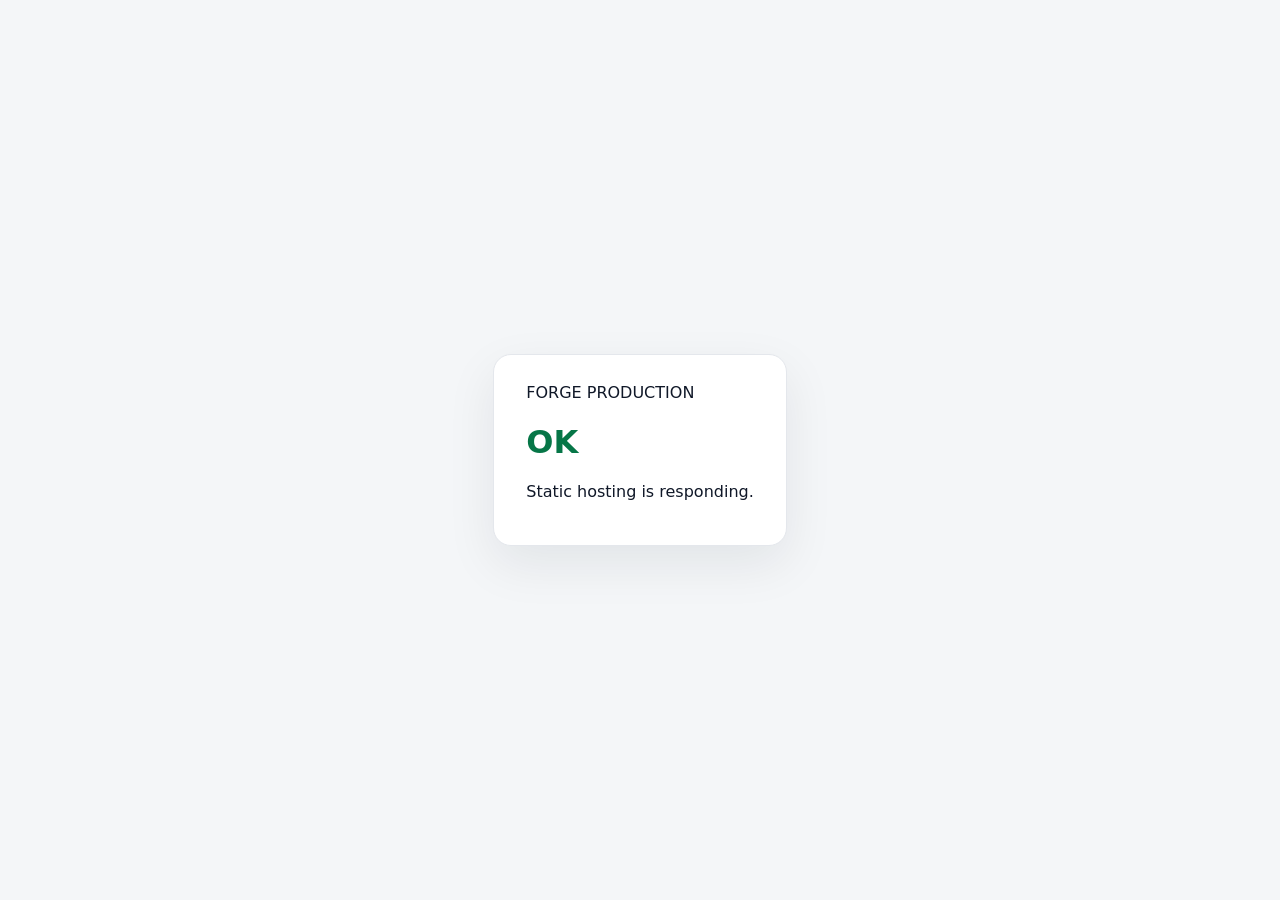
<file: health.html>
<!doctype html><html lang="en"><head><meta charset="utf-8"><meta name="viewport" content="width=device-width,initial-scale=1"><title>Forge Health</title><style>body{margin:0;min-height:100vh;display:grid;place-items:center;background:#f4f6f8;color:#101828;font-family:Inter,system-ui,sans-serif}.card{background:#fff;border:1px solid #e4e7ec;border-radius:18px;padding:28px 32px;box-shadow:0 18px 50px rgba(16,24,40,.08)}b{color:#067647}</style></head><body><div class="card"><div>FORGE PRODUCTION</div><h1><b>OK</b></h1><p>Static hosting is responding.</p></div></body></html>
</file>
<file: forge-production.css>
/* FORGE PRODUCTION UI V1
   Command-center design system. Kept framework-free so the current business logic can ship safely.
*/
:root{
  --fp-bg:#f4f6f8;--fp-surface:#ffffff;--fp-surface-2:#f8fafb;--fp-ink:#111827;
  --fp-muted:#667085;--fp-line:#e4e7ec;--fp-line-strong:#cfd5dd;--fp-navy:#101828;
  --fp-blue:#315efb;--fp-blue-dark:#2347d4;--fp-blue-soft:#eef3ff;--fp-green:#067647;
  --fp-green-soft:#ecfdf3;--fp-amber:#b54708;--fp-amber-soft:#fffaeb;--fp-red:#b42318;
  --fp-radius:16px;--fp-shadow:0 10px 30px rgba(16,24,40,.06);
}
html,body,#app{min-height:100%;background:var(--fp-bg)!important;color:var(--fp-ink)!important}
body{
  font-family:Inter,ui-sans-serif,system-ui,-apple-system,BlinkMacSystemFont,"Segoe UI",sans-serif!important;
  font-size:14px!important;line-height:1.45!important;
}
body:before{content:"";display:none!important}
button,input,select,textarea{font-family:inherit!important}
a{color:inherit}

/* Top command bar */
#app .top{
  height:68px!important;position:sticky!important;top:0!important;z-index:100!important;
  display:flex!important;padding:0 28px!important;background:rgba(255,255,255,.94)!important;
  border-bottom:1px solid var(--fp-line)!important;backdrop-filter:blur(18px)!important;
}
#app .brand{gap:10px!important;color:var(--fp-ink)!important;font-size:15px!important;letter-spacing:-.02em!important}
#app .brand small{color:var(--fp-muted)!important;font-weight:650!important;font-size:10px!important;letter-spacing:.08em!important}
#app .mark{width:34px!important;height:34px!important;border-radius:10px!important;background:var(--fp-navy)!important;color:#fff!important}
#app .topright{gap:8px!important}
#app .pill{background:#fff!important;color:var(--fp-ink)!important;border:1px solid var(--fp-line)!important;border-radius:10px!important}
#app .pill.online{background:var(--fp-green-soft)!important;color:var(--fp-green)!important;border-color:#abefc6!important}
#app .avatar{background:var(--fp-navy)!important;color:#fff!important;border:0!important}

/* Sidebar */
#app .side{
  width:248px!important;top:68px!important;bottom:0!important;position:fixed!important;
  background:#fff!important;border-right:1px solid var(--fp-line)!important;padding:18px 12px!important;
}
#app .navlabel{color:#98a2b3!important;font-size:9px!important;font-weight:800!important;letter-spacing:.14em!important;padding:13px 12px 7px!important}
#app .nav{
  color:#667085!important;border:0!important;background:transparent!important;border-radius:10px!important;
  min-height:40px!important;margin:2px 0!important;padding:9px 12px!important;font-weight:650!important;
}
#app .nav:hover{background:#f2f4f7!important;color:var(--fp-ink)!important}
#app .nav.active{background:var(--fp-blue-soft)!important;color:var(--fp-blue)!important;box-shadow:inset 3px 0 var(--fp-blue)!important}
#app .nav .ico{color:inherit!important}
#app .business-mini{margin:12px 4px!important;padding:14px!important;border:1px solid var(--fp-line)!important;border-radius:14px!important;background:var(--fp-surface-2)!important}
#app .bizicon{background:var(--fp-blue-soft)!important;color:var(--fp-blue)!important}
#app .progress,#app .score{background:#eaecf0!important}
#app .progress i,#app .score i{background:var(--fp-blue)!important}

/* Main canvas */
#app .main{
  margin-left:248px!important;width:calc(100% - 248px)!important;max-width:none!important;
  padding:30px 38px 80px!important;background:var(--fp-bg)!important;
}
#app .forge-workspace-bar{
  display:flex!important;align-items:center!important;justify-content:space-between!important;gap:18px!important;
  padding:13px 16px!important;margin-bottom:22px!important;background:#fff!important;
  border:1px solid var(--fp-line)!important;border-radius:14px!important;box-shadow:0 2px 8px rgba(16,24,40,.03)!important;
}
#app .forge-workspace-main{display:flex!important;align-items:center!important;gap:10px!important}
#app .forge-live-dot{width:8px!important;height:8px!important;border-radius:50%!important;background:#12b76a!important;box-shadow:0 0 0 4px #ecfdf3!important}
#app .forge-workspace-main strong{display:block!important;font-size:13px!important}
#app .forge-workspace-main span:not(.forge-live-dot){display:block!important;color:var(--fp-muted)!important;font-size:10px!important;margin-top:2px!important}
#app .forge-workspace-metrics{display:flex!important;gap:24px!important}
#app .forge-workspace-metrics span{display:flex!important;flex-direction:column!important}
#app .forge-workspace-metrics b{font-size:13px!important}
#app .forge-workspace-metrics small{font-size:9px!important;color:var(--fp-muted)!important;text-transform:uppercase!important;letter-spacing:.08em!important}

#app .forge-page-header{
  display:flex!important;align-items:flex-end!important;justify-content:space-between!important;gap:20px!important;
  margin:0 0 25px!important;padding-bottom:22px!important;border-bottom:1px solid var(--fp-line)!important;
}
#app .forge-page-header h1{margin:0!important;font-size:30px!important;line-height:1.1!important;letter-spacing:-.045em!important;color:var(--fp-ink)!important}
#app .forge-page-header p{margin:7px 0 0!important;color:var(--fp-muted)!important;font-size:13px!important}

/* Typography / buttons */
#app .eyebrow{color:var(--fp-blue)!important;font-size:9px!important;font-weight:850!important;letter-spacing:.14em!important}
#app .h1{color:var(--fp-ink)!important;font-size:clamp(34px,4vw,58px)!important;letter-spacing:-.055em!important;line-height:.98!important}
#app .sub{color:var(--fp-muted)!important;line-height:1.65!important}
#app .small,.small{color:var(--fp-muted)!important}
#app .label{color:#98a2b3!important;font-size:9px!important;font-weight:800!important}
#app .btn{
  min-height:40px!important;padding:9px 14px!important;border-radius:10px!important;
  background:#fff!important;color:var(--fp-ink)!important;border:1px solid var(--fp-line-strong)!important;
  font-weight:750!important;box-shadow:none!important;
}
#app .btn:hover{background:#f8fafc!important;border-color:#98a2b3!important;color:var(--fp-ink)!important;transform:none!important}
#app .btn.primary,#app .primary,#app button.primary{
  background:var(--fp-blue)!important;color:#fff!important;border-color:var(--fp-blue)!important;
}
#app .btn.primary:hover,#app .primary:hover,#app button.primary:hover{background:var(--fp-blue-dark)!important;color:#fff!important}

/* Cards / sections */
#app .card,#app .panel,#app .tile,#app .hero-banner,#app .notice,#app .asset,
#app .business-mini,#app .product,#app .product-card,#app .order-card,#app .metric-card,
#app .stat-card,#app .billing-summary,#app .billing-explain,#app .billing-footer,#app .explain-card{
  background:var(--fp-surface)!important;color:var(--fp-ink)!important;
  border:1px solid var(--fp-line)!important;border-radius:var(--fp-radius)!important;
  box-shadow:var(--fp-shadow)!important;
}
#app .card{padding:21px!important}
#app .section{margin:30px 0 13px!important}
#app .section h2{color:var(--fp-ink)!important;font-size:18px!important}
#app .section p{color:var(--fp-muted)!important}
#app .stat{color:var(--fp-ink)!important;font-size:28px!important}
#app .metric b{color:var(--fp-ink)!important}
#app .up{color:var(--fp-green)!important}

/* Forms */
#app .input,#app input,#app select,#app textarea{
  background:#fff!important;color:var(--fp-ink)!important;border:1px solid var(--fp-line-strong)!important;
  border-radius:10px!important;min-height:42px!important;box-shadow:none!important;
}
#app .input:focus,#app input:focus,#app select:focus,#app textarea:focus{
  border-color:var(--fp-blue)!important;box-shadow:0 0 0 3px rgba(49,94,251,.10)!important;outline:none!important;
}
#app .field label{color:#667085!important;font-size:10px!important;font-weight:750!important}

/* Command center / opportunity engine */
#app .decision-dashboard{max-width:1400px!important}
#app .decision-header{
  display:flex!important;justify-content:space-between!important;gap:24px!important;align-items:flex-end!important;
  padding:26px 28px!important;background:var(--fp-navy)!important;color:#fff!important;border-radius:18px!important;
  box-shadow:0 14px 36px rgba(16,24,40,.14)!important;margin-bottom:18px!important;
}
#app .decision-header h1{color:#fff!important;margin:0!important;font-size:34px!important;letter-spacing:-.045em!important}
#app .decision-header p{color:#c9d0da!important;margin:7px 0 0!important}
#app .decision-stats{display:flex!important;gap:22px!important}
#app .decision-stats div{min-width:115px!important;padding-left:16px!important;border-left:1px solid #344054!important}
#app .decision-stats span{display:block!important;color:#98a2b3!important;font-size:9px!important;text-transform:uppercase!important;letter-spacing:.08em!important}
#app .decision-stats strong{display:block!important;color:#fff!important;font-size:16px!important;margin-top:4px!important}
#app .decision-layout{display:grid!important;grid-template-columns:minmax(0,1fr) 300px!important;gap:18px!important}
#app .decision-paths{display:grid!important;gap:12px!important}
#app .decision-path{
  background:#fff!important;border:1px solid var(--fp-line)!important;border-radius:16px!important;
  box-shadow:var(--fp-shadow)!important;overflow:hidden!important;
}
#app .decision-path.is-primary{border-color:#b7c5ff!important;box-shadow:0 12px 34px rgba(49,94,251,.08)!important}
#app .path-main{padding:20px!important}
#app .path-heading{display:flex!important;justify-content:space-between!important;gap:16px!important}
#app .path-heading h3{color:var(--fp-ink)!important;font-size:18px!important;margin:0!important}
#app .path-model,#app .path-thesis,#app .path-data span,#app .finder-model{color:var(--fp-muted)!important}
#app .path-match b,#app .path-match strong{color:var(--fp-blue)!important}
#app .path-data{display:grid!important;grid-template-columns:repeat(4,1fr)!important;border-top:1px solid var(--fp-line)!important;border-bottom:1px solid var(--fp-line)!important;margin:18px 0!important}
#app .path-data>div{padding:13px 12px!important;border-right:1px solid var(--fp-line)!important}
#app .path-data>div:last-child{border-right:0!important}
#app .path-data span{display:block!important;font-size:9px!important;text-transform:uppercase!important;letter-spacing:.06em!important}
#app .path-data b{display:block!important;color:var(--fp-ink)!important;font-size:12px!important;margin-top:4px!important}
#app .forge-read{padding:13px 15px!important;background:#f8fafc!important;border-radius:11px!important}
#app .forge-read b{color:var(--fp-ink)!important;font-size:10px!important;text-transform:uppercase!important;letter-spacing:.08em!important}
#app .forge-read p{color:var(--fp-muted)!important;font-size:11px!important;line-height:1.5!important}
#app .decision-aside{display:grid!important;align-content:start!important;gap:12px!important}
#app .decision-aside>section{padding:19px!important;background:#fff!important;border:1px solid var(--fp-line)!important;border-radius:16px!important}
#app .decision-aside h3{margin:0 0 6px!important;color:var(--fp-ink)!important;font-size:14px!important}
#app .decision-aside p{color:var(--fp-muted)!important;font-size:11px!important;line-height:1.55!important}
#app .decision-factor{padding:11px 0!important;border-bottom:1px solid var(--fp-line)!important}
#app .decision-factor:last-child{border-bottom:0!important}
#app .decision-factor b{display:block!important;color:var(--fp-ink)!important;font-size:11px!important}
#app .decision-factor span{display:block!important;color:var(--fp-muted)!important;font-size:10px!important;margin-top:3px!important}

/* Product Lab */
#app .cj-card{background:#fff!important;border:1px solid var(--fp-line)!important;border-radius:16px!important;box-shadow:var(--fp-shadow)!important}
#app .cj-card:hover{border-color:#b7c5ff!important;transform:translateY(-2px)!important}
#app .cj-card.featured{border-color:var(--fp-blue)!important}
#app .cj-card.featured:before{background:var(--fp-blue)!important}
#app .cj-image-wrap{background:#f5f7fa!important;border-bottom:1px solid var(--fp-line)!important}
#app .cj-live-badge{background:var(--fp-navy)!important;color:#fff!important}
#app .cj-price{color:var(--fp-ink)!important}
#app .cj-economics .cj-contribution{background:var(--fp-green-soft)!important;border-color:#abefc6!important}
#app .cj-economics .cj-contribution b{color:var(--fp-green)!important}
#app .cj-footer .btn.primary{background:var(--fp-blue)!important;border-color:var(--fp-blue)!important}

/* Business plan */
#app .plan-cover,#app .plan-command{
  background:linear-gradient(135deg,#101828,#1d2939)!important;border:0!important;color:#fff!important;
  box-shadow:0 18px 42px rgba(16,24,40,.16)!important;
}
#app .plan-cover h1,#app .plan-cover-title,#app .plan-command h2,#app .plan-command p{color:#fff!important}
#app .plan-cover-meta span{background:rgba(255,255,255,.08)!important;color:#d0d5dd!important;border-color:rgba(255,255,255,.14)!important}
#app .plan-metrics>div,#app .plan-decision,#app .plan-finance>div,#app .plan-risk>div,#app .plan-roadmap>div,#app .plan-two-col>div{
  background:#fff!important;border:1px solid var(--fp-line)!important;color:var(--fp-ink)!important;border-radius:13px!important;
}
#app .plan-metrics b,#app .plan-decision b,#app .plan-two-col b{color:var(--fp-ink)!important}
#app .plan-metrics span,#app .plan-metrics small{color:var(--fp-muted)!important}
#app .plan-status-ready{background:var(--fp-green-soft)!important;color:var(--fp-green)!important}

/* Modals / recovery */
#app .modal{background:rgba(16,24,40,.62)!important;backdrop-filter:blur(5px)!important}
#app .modalbox{background:#fff!important;color:var(--fp-ink)!important;border:1px solid var(--fp-line)!important;border-radius:18px!important;box-shadow:0 30px 80px rgba(16,24,40,.24)!important}
#app .forge-error-page{padding:34px!important;background:#fff!important;border:1px solid #fecdca!important;border-radius:16px!important}
#app .forge-error-page h1{color:var(--fp-ink)!important}
#app .forge-error-page pre{white-space:pre-wrap!important;background:#f8fafc!important;border:1px solid var(--fp-line)!important;padding:12px!important;border-radius:10px!important;color:#475467!important;font-size:11px!important}

/* Onboarding / startup */
#app .onboarding{
  min-height:100vh!important;background:
  radial-gradient(700px 450px at 85% 0%,rgba(49,94,251,.13),transparent 60%),
  linear-gradient(180deg,#f8fafc,#eef2f6)!important;display:grid!important;place-items:center!important;padding:40px!important;
}
#app .onboarding-card{
  width:min(920px,100%)!important;padding:48px!important;background:#fff!important;border:1px solid var(--fp-line)!important;
  border-radius:24px!important;box-shadow:0 28px 80px rgba(16,24,40,.12)!important;
}
#app .forge-landing-card{max-width:980px!important}
#app .onboarding .h1{max-width:760px!important;margin:12px 0!important}
#app .forge-landing-grid{display:grid!important;grid-template-columns:repeat(3,1fr)!important;gap:10px!important;margin:28px 0 16px!important}
#app .forge-landing-grid>div{padding:16px!important;border:1px solid var(--fp-line)!important;border-radius:13px!important;background:#f8fafc!important}
#app .forge-landing-grid b{display:block!important;color:var(--fp-ink)!important;font-size:12px!important}
#app .forge-landing-grid span{display:block!important;color:var(--fp-muted)!important;font-size:11px!important;line-height:1.45!important;margin-top:5px!important}
#app .forge-starter-note{padding:13px 15px!important;border-radius:12px!important;background:var(--fp-blue-soft)!important;border:1px solid #c7d2fe!important;margin:16px 0!important}
#app .forge-starter-note b{color:#243b9b!important}
#app .forge-starter-note span{display:block!important;color:#475467!important;font-size:11px!important;margin-top:2px!important}

/* Floating panels */
#app .corner-panel{background:#fff!important;border:1px solid var(--fp-line)!important;box-shadow:0 20px 60px rgba(16,24,40,.14)!important}
#app .corner-tab{background:var(--fp-navy)!important;color:#fff!important;border:0!important}
#forgeChatLauncher{background:var(--fp-navy)!important;border:0!important;box-shadow:0 10px 25px rgba(16,24,40,.18)!important}
#forgeChatPanel{border:1px solid var(--fp-line)!important;box-shadow:0 24px 70px rgba(16,24,40,.2)!important}
#forgeChatLauncher:hover{background:var(--fp-blue)!important;color:#fff!important}
#forgeChatLauncher .fc-dot{background:#fff!important}

/* Tables / status */
#app .table th{color:#98a2b3!important;border-color:var(--fp-line)!important}
#app .table td{color:var(--fp-ink)!important;border-color:var(--fp-line)!important}
#app .status{background:var(--fp-green-soft)!important;color:var(--fp-green)!important;border:1px solid #abefc6!important}
#app .status.amber{background:var(--fp-amber-soft)!important;color:var(--fp-amber)!important;border-color:#fedf89!important}
#app .status.red{background:#fef3f2!important;color:var(--fp-red)!important;border-color:#fecdca!important}
#app .tag,#app .chip{background:#f2f4f7!important;color:#475467!important;border:1px solid var(--fp-line)!important}

/* Responsive */
@media(max-width:1000px){
  #app .side{display:none!important}
  #app .main{margin-left:0!important;width:100%!important;padding:24px 18px 70px!important}
  #app .decision-layout{grid-template-columns:1fr!important}
  #app .decision-aside{grid-template-columns:1fr 1fr!important}
}
@media(max-width:720px){
  #app .top{padding:0 15px!important}
  #app .main{padding:20px 14px 60px!important}
  #app .forge-workspace-bar{align-items:flex-start!important;flex-direction:column!important}
  #app .forge-workspace-metrics{width:100%!important;justify-content:space-between!important;gap:8px!important}
  #app .forge-page-header{display:block!important}
  #app .forge-page-header .btn{margin-top:14px!important}
  #app .decision-header{display:block!important;padding:22px!important}
  #app .decision-stats{margin-top:20px!important;display:grid!important;grid-template-columns:repeat(3,1fr)!important}
  #app .decision-stats div{min-width:0!important}
  #app .path-data{grid-template-columns:1fr 1fr!important}
  #app .path-data>div:nth-child(2){border-right:0!important}
  #app .decision-aside{grid-template-columns:1fr!important}
  #app .forge-landing-grid{grid-template-columns:1fr!important}
  #app .onboarding{padding:18px!important}
  #app .onboarding-card{padding:28px 22px!important}
}
@media(prefers-reduced-motion:reduce){*{scroll-behavior:auto!important;transition:none!important;animation:none!important}}


/* FORGE PRODUCTION LIGHT SYSTEM
   Forge is a business SaaS website, not a dark-theme product. Large content
   surfaces stay light and consistent across Product Lab, Business Plan,
   checkout/billing and decision pages. Dark navy is reserved for small
   brand/control accents only. */
:root{
  --fp-bg:#f6f7f9;
  --fp-surface:#ffffff;
  --fp-surface-2:#f8fafc;
  --fp-ink:#101828;
  --fp-muted:#667085;
  --fp-line:#e4e7ec;
  --fp-line-strong:#d0d5dd;
  --fp-navy:#111827;
  --fp-blue:#315efb;
  --fp-blue-dark:#2447c8;
  --fp-blue-soft:#eef2ff;
  --fp-green:#067647;
  --fp-green-soft:#ecfdf3;
}

/* No full-width dark content panels in production. */
#app .decision-header,
#app .plan-cover,
#app .plan-command,
#app .payment-card,
#app .checkout-card,
#app .billing-card,
#app .ready-card,
#app .launch-card,
#app .dark-card{
  background:#fff!important;
  background-image:none!important;
  color:var(--fp-ink)!important;
  border:1px solid var(--fp-line)!important;
  box-shadow:0 12px 34px rgba(16,24,40,.07)!important;
}

/* Business Plan cover / command surfaces */
#app .plan-cover h1,
#app .plan-cover-title,
#app .plan-command h2,
#app .plan-command p,
#app .decision-header h1,
#app .decision-header p{
  color:var(--fp-ink)!important;
}
#app .plan-cover-meta span{
  background:#f2f4f7!important;
  color:#475467!important;
  border-color:var(--fp-line)!important;
}

/* Decision page metrics remain white, never dark-on-dark. */
#app .decision-stats div{border-left-color:var(--fp-line)!important}
#app .decision-stats span{color:var(--fp-muted)!important}
#app .decision-stats strong{color:var(--fp-ink)!important}

/* Checkout/billing hierarchy */
#app .payment-card *,
#app .checkout-card *,
#app .billing-card *,
#app .ready-card *,
#app .launch-card *{
  color:var(--fp-ink);
}
#app .payment-card p,
#app .checkout-card p,
#app .billing-card p,
#app .ready-card p,
#app .launch-card p{
  color:var(--fp-muted);
}

/* Keep the small floating navigation controls intentionally compact. */
#app .corner-tab{
  background:#111827!important;
  color:#fff!important;
}
#forgeChatLauncher{
  background:#111827!important;
  color:#fff!important;
}

/* Mobile: avoid giant dark visual blocks and keep content readable. */
@media(max-width:720px){
  #app .decision-header,
  #app .plan-cover,
  #app .plan-command,
  #app .payment-card,
  #app .checkout-card,
  #app .billing-card,
  #app .ready-card,
  #app .launch-card{
    border-radius:16px!important;
    box-shadow:0 8px 24px rgba(16,24,40,.06)!important;
  }
}


/* FORGE UX CLEANUP V1 */
#app .forge-page-header p{font-size:12px!important;line-height:1.4!important;max-width:520px!important}
#app .forge-page-header{margin-bottom:20px!important;padding-bottom:18px!important}
#app .corner-tab{width:44px!important;height:128px!important;right:0!important;top:42%!important;border-radius:14px 0 0 14px!important;padding:8px 5px!important;font-size:10px!important;letter-spacing:.10em!important}
#app .corner-panel{max-width:360px!important}
#forgeChatLauncher{min-height:48px!important;padding:0 18px!important;border-radius:24px!important;font-size:13px!important;box-shadow:0 8px 24px rgba(16,24,40,.16)!important}
#app .section p{max-width:650px!important;line-height:1.45!important}
#app .notice,#app .forge-read{line-height:1.45!important}
</file>
